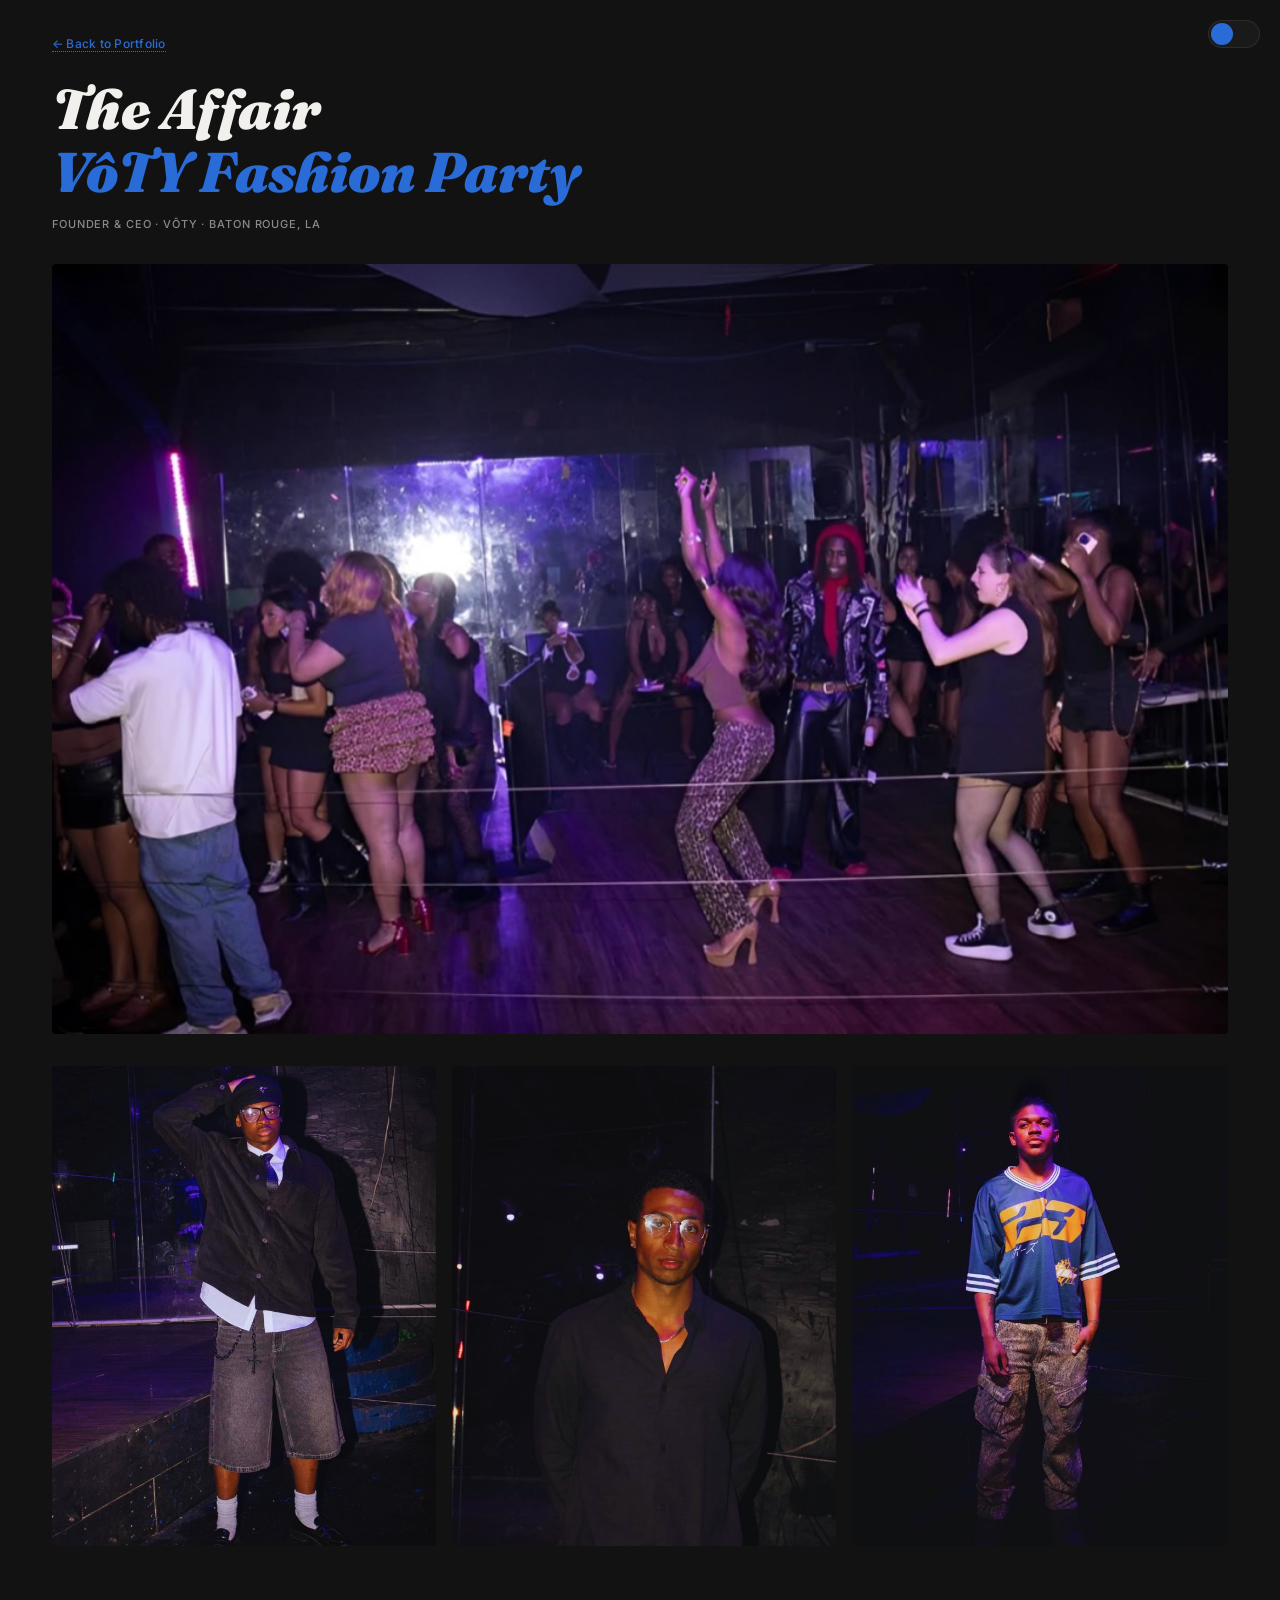
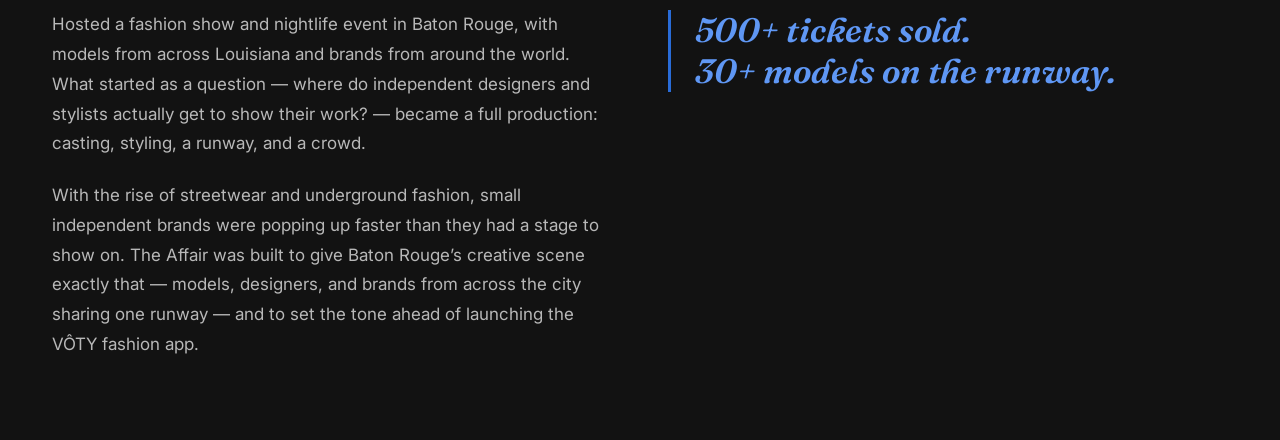
<file: affair.html>
<!DOCTYPE HTML>
<html>
	<head>
		<title>The Affair: VôTY Fashion Party | David Jimson</title>
		<meta charset="utf-8" />
		<meta name="viewport" content="width=device-width, initial-scale=1, user-scalable=no" />
		<link rel="stylesheet" href="assets/css/main.css" />
		<style>
			.project-container {
				max-width: 800px;
				margin: 0 auto;
				padding: 3rem 1.5rem;
			}
			.project-back-link {
				display: inline-block;
				margin-bottom: 1.5rem;
			}
			.project-gallery {
				display: flex;
				overflow-x: auto;
				scroll-snap-type: x mandatory;
				gap: 1rem;
				margin: 1.5rem 0;
				padding-bottom: 0.5rem;
			}
			.project-gallery img {
				flex: 0 0 auto;
				height: 480px;
				width: auto;
				scroll-snap-align: center;
				border-radius: 4px;
				object-fit: cover;
			}
			@media (max-width: 760px) {
				.project-gallery img {
					height: 320px;
				}
			}
		</style>
	<link rel="preconnect" href="https://fonts.googleapis.com">
<link href="https://fonts.googleapis.com/css2?family=Fraunces:ital,opsz,wght@0,9..144,400;0,9..144,600;0,9..144,900;1,9..144,600;1,9..144,900&family=Inter:wght@400;500;600&display=swap" rel="stylesheet">
<link rel="stylesheet" href="assets/css/theme.css">
</head>
	<body class="is-preload">

	<div class="editorial-container" style="max-width:1240px;margin:0 auto;padding:0 32px">

		<div style="padding-top:28px">
			<a href="index.html#two" style="font:500 12px/1.4 'Inter',sans-serif;color:var(--text-dim);letter-spacing:.02em;text-decoration:none">&larr; Back to Portfolio</a>
		</div>

		<div style="margin-top:24px">
			<div class="editorial-hero-title" style="font:italic 900 56px/1.05 'Fraunces',serif;letter-spacing:-.01em;color:var(--text)">The Affair</div>
			<div class="editorial-hero-title" style="font:italic 900 56px/1.05 'Fraunces',serif;letter-spacing:-.01em;color:var(--accent);margin-top:4px">V&ocirc;TY Fashion Party</div>
			<div class="editorial-hero-subtitle" style="margin-top:14px;font:500 11px/1.5 'Inter',sans-serif;letter-spacing:.08em;text-transform:uppercase;color:var(--text-dimmer)">Founder &amp; CEO &middot; V&Ocirc;TY &middot; Baton Rouge, LA</div>
		</div>

		<img src="images/fulls/affair.jpg" alt="The Affair: VôTY Fashion Party" style="width:100%;border-radius:4px;display:block;margin:32px 0 0" />

		<div class="project-gallery" style="margin:32px 0 0">
			<img src="images/fulls/affair-gallery/01.jpg" alt="" />
			<img src="images/fulls/affair-gallery/02.jpg" alt="" />
			<img src="images/fulls/affair-gallery/03.jpg" alt="" />
			<img src="images/fulls/affair-gallery/04.jpg" alt="" />
			<img src="images/fulls/affair-gallery/05.jpg" alt="" />
			<img src="images/fulls/affair-gallery/06.jpg" alt="" />
			<img src="images/fulls/affair-gallery/07.jpg" alt="" />
			<img src="images/fulls/affair-gallery/08.jpg" alt="" />
			<img src="images/fulls/affair-gallery/09.jpg" alt="" />
			<img src="images/fulls/affair-gallery/10.jpg" alt="" />
			<img src="images/fulls/affair-gallery/11.jpg" alt="" />
			<img src="images/fulls/affair-gallery/12.jpg" alt="" />
		</div>

		<div class="editorial-grid" style="display:grid;grid-template-columns:1fr 1fr;gap:56px;padding:56px 0 80px">
			<div>
				<p style="font:400 17px/1.75 'Inter',sans-serif;color:var(--text-dim);margin:0 0 22px">
					Hosted a fashion show and nightlife event in Baton Rouge, with models from across Louisiana and brands from around the world. What started as a question &mdash; where do independent designers and stylists actually get to show their work? &mdash; became a full production: casting, styling, a runway, and a crowd.
				</p>
				<p style="font:400 17px/1.75 'Inter',sans-serif;color:var(--text-dim);margin:0">
					With the rise of streetwear and underground fashion, small independent brands were popping up faster than they had a stage to show on. The Affair was built to give Baton Rouge&rsquo;s creative scene exactly that &mdash; models, designers, and brands from across the city sharing one runway &mdash; and to set the tone ahead of launching the V&Ocirc;TY fashion app.
				</p>
			</div>
			<div>
				<div style="border-left:3px solid var(--accent);padding-left:24px">
					<div style="font:italic 600 34px/1.2 'Fraunces',serif;color:var(--accent-light)">500+ tickets sold.<br>30+ models on the runway.</div>
				</div>
			</div>
		</div>

	</div>

		<script src="assets/js/jquery.min.js"></script>
		<script src="assets/js/jquery.poptrox.min.js"></script>
		<script src="assets/js/browser.min.js"></script>
		<script src="assets/js/breakpoints.min.js"></script>
		<script src="assets/js/util.js"></script>
		<script src="assets/js/main.js"></script>

	<script src="assets/js/theme-toggle.js"></script>
</body>
</html>
</file>
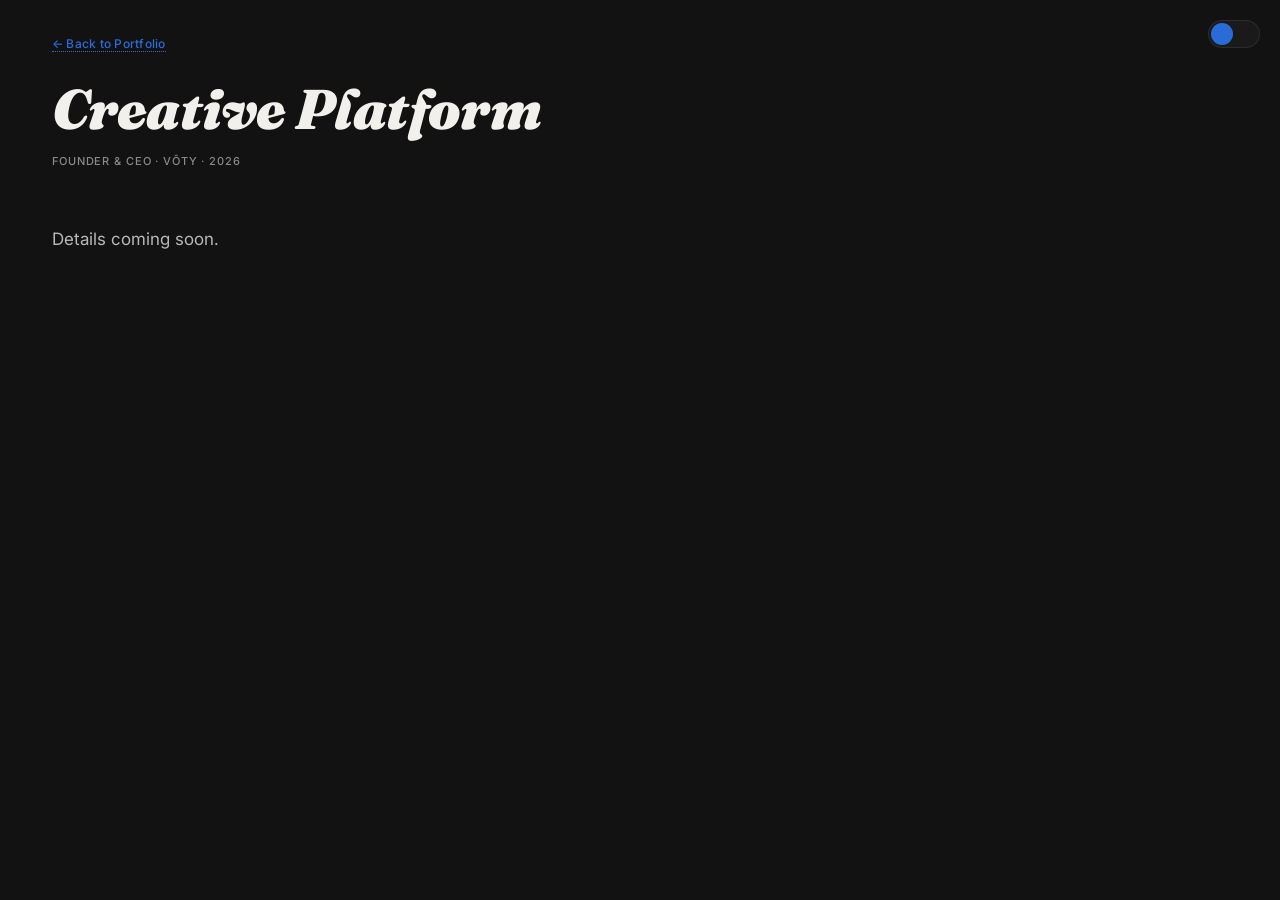
<file: creative-platform.html>
<!DOCTYPE HTML>
<html>
	<head>
		<title>Creative Platform | David Jimson</title>
		<meta charset="utf-8" />
		<meta name="viewport" content="width=device-width, initial-scale=1, user-scalable=no" />
		<link rel="stylesheet" href="assets/css/main.css" />
		<style>
			.project-container {
				max-width: 800px;
				margin: 0 auto;
				padding: 3rem 1.5rem;
			}
			.project-back-link {
				display: inline-block;
				margin-bottom: 1.5rem;
			}
			.project-gallery {
				display: flex;
				overflow-x: auto;
				scroll-snap-type: x mandatory;
				gap: 1rem;
				margin: 1.5rem 0;
				padding-bottom: 0.5rem;
			}
			.project-gallery img {
				flex: 0 0 80%;
				scroll-snap-align: center;
				border-radius: 4px;
				object-fit: cover;
			}
		</style>
	<link rel="preconnect" href="https://fonts.googleapis.com">
<link href="https://fonts.googleapis.com/css2?family=Fraunces:ital,opsz,wght@0,9..144,400;0,9..144,600;0,9..144,900;1,9..144,600;1,9..144,900&family=Inter:wght@400;500;600&display=swap" rel="stylesheet">
<link rel="stylesheet" href="assets/css/theme.css">
</head>
	<body class="is-preload">

	<div class="editorial-container" style="max-width:1240px;margin:0 auto;padding:0 32px">

		<div style="padding-top:28px">
			<a href="index.html#two" style="font:500 12px/1.4 'Inter',sans-serif;color:var(--text-dim);letter-spacing:.02em;text-decoration:none">&larr; Back to Portfolio</a>
		</div>

		<div style="margin-top:24px">
			<div class="editorial-hero-title" style="font:italic 900 56px/1.05 'Fraunces',serif;letter-spacing:-.01em;color:var(--text)">Creative Platform</div>
			<div class="editorial-hero-subtitle" style="margin-top:14px;font:500 11px/1.5 'Inter',sans-serif;letter-spacing:.08em;text-transform:uppercase;color:var(--text-dimmer)">Founder &amp; CEO &middot; V&Ocirc;TY &middot; 2026</div>
		</div>

		<div class="editorial-grid" style="display:grid;grid-template-columns:1fr 1fr;gap:56px;padding:56px 0 80px">
			<div>
				<p style="font:400 17px/1.75 'Inter',sans-serif;color:var(--text-dim);margin:0">
					Details coming soon.
				</p>
			</div>
		</div>

	</div>

		<script src="assets/js/jquery.min.js"></script>
		<script src="assets/js/jquery.poptrox.min.js"></script>
		<script src="assets/js/browser.min.js"></script>
		<script src="assets/js/breakpoints.min.js"></script>
		<script src="assets/js/util.js"></script>
		<script src="assets/js/main.js"></script>

	<script src="assets/js/theme-toggle.js"></script>
</body>
</html>
</file>
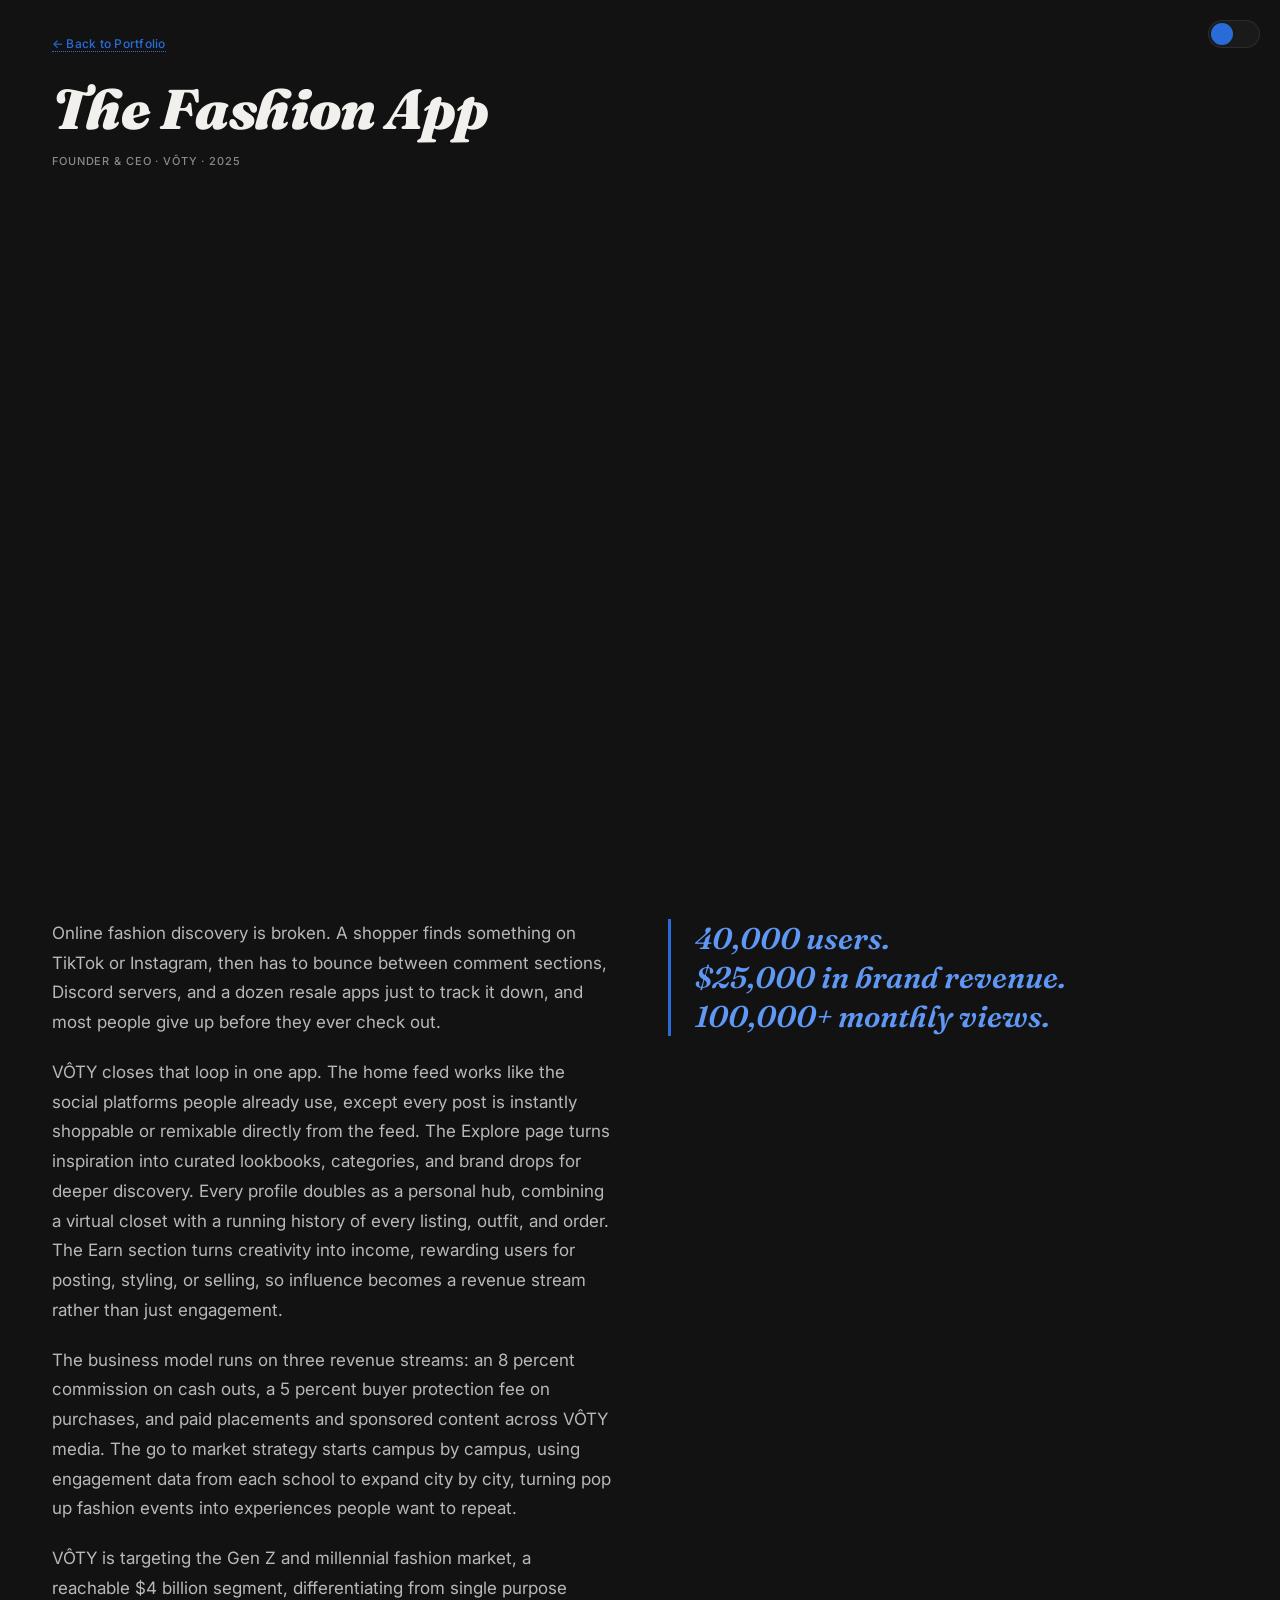
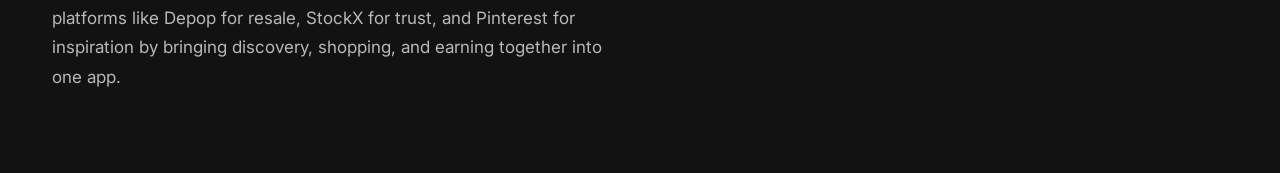
<file: fashion-app.html>
<!DOCTYPE HTML>
<html>
	<head>
		<title>The Fashion App | David Jimson</title>
		<meta charset="utf-8" />
		<meta name="viewport" content="width=device-width, initial-scale=1, user-scalable=no" />
		<link rel="stylesheet" href="assets/css/main.css" />
		<style>
			.project-container {
				max-width: 800px;
				margin: 0 auto;
				padding: 3rem 1.5rem;
			}
			.project-back-link {
				display: inline-block;
				margin-bottom: 1.5rem;
			}
			.project-gallery {
				display: flex;
				overflow-x: auto;
				scroll-snap-type: x mandatory;
				gap: 1rem;
				margin: 1.5rem 0;
				padding-bottom: 0.5rem;
			}
			.project-gallery img {
				flex: 0 0 80%;
				scroll-snap-align: center;
				border-radius: 4px;
				object-fit: cover;
			}
		</style>
	<link rel="preconnect" href="https://fonts.googleapis.com">
<link href="https://fonts.googleapis.com/css2?family=Fraunces:ital,opsz,wght@0,9..144,400;0,9..144,600;0,9..144,900;1,9..144,600;1,9..144,900&family=Inter:wght@400;500;600&display=swap" rel="stylesheet">
<link rel="stylesheet" href="assets/css/theme.css">
</head>
	<body class="is-preload">

		<div class="editorial-container" style="max-width:1240px;margin:0 auto;padding:0 32px">

			<div style="padding-top:28px">
				<a href="index.html#two" style="font:500 12px/1.4 'Inter',sans-serif;color:var(--text-dim);letter-spacing:.02em;text-decoration:none">&larr; Back to Portfolio</a>
			</div>

			<div style="margin-top:24px">
				<div class="editorial-hero-title" style="font:italic 900 56px/1.05 'Fraunces',serif;letter-spacing:-.01em;color:var(--text)">The Fashion App</div>
				<div class="editorial-hero-subtitle" style="margin-top:14px;font:500 11px/1.5 'Inter',sans-serif;letter-spacing:.08em;text-transform:uppercase;color:var(--text-dimmer)">Founder &amp; CEO · VÔTY · 2025</div>
			</div>

			<div style="position:relative;padding-bottom:56.25%;height:0;overflow:hidden;border-radius:4px;margin:32px 0 0">
				<iframe src="https://www.youtube.com/embed/g5MNRlGHyKU" style="position:absolute;top:0;left:0;width:100%;height:100%;border:0" allow="accelerometer; autoplay; clipboard-write; encrypted-media; gyroscope; picture-in-picture" allowfullscreen></iframe>
			</div>

			<div class="editorial-grid" style="display:grid;grid-template-columns:1fr 1fr;gap:56px;padding:56px 0 80px">
				<div>
					<p style="font:400 17px/1.75 'Inter',sans-serif;color:var(--text-dim);margin:0 0 20px">Online fashion discovery is broken. A shopper finds something on TikTok or Instagram, then has to bounce between comment sections, Discord servers, and a dozen resale apps just to track it down, and most people give up before they ever check out.</p>
					<p style="font:400 17px/1.75 'Inter',sans-serif;color:var(--text-dim);margin:0 0 20px">VÔTY closes that loop in one app. The home feed works like the social platforms people already use, except every post is instantly shoppable or remixable directly from the feed. The Explore page turns inspiration into curated lookbooks, categories, and brand drops for deeper discovery. Every profile doubles as a personal hub, combining a virtual closet with a running history of every listing, outfit, and order. The Earn section turns creativity into income, rewarding users for posting, styling, or selling, so influence becomes a revenue stream rather than just engagement.</p>
					<p style="font:400 17px/1.75 'Inter',sans-serif;color:var(--text-dim);margin:0 0 20px">The business model runs on three revenue streams: an 8 percent commission on cash outs, a 5 percent buyer protection fee on purchases, and paid placements and sponsored content across VÔTY media. The go to market strategy starts campus by campus, using engagement data from each school to expand city by city, turning pop up fashion events into experiences people want to repeat.</p>
					<p style="font:400 17px/1.75 'Inter',sans-serif;color:var(--text-dim);margin:0">VÔTY is targeting the Gen Z and millennial fashion market, a reachable $4 billion segment, differentiating from single purpose platforms like Depop for resale, StockX for trust, and Pinterest for inspiration by bringing discovery, shopping, and earning together into one app.</p>
				</div>
				<div>
					<div style="border-left:3px solid var(--accent);padding-left:24px">
						<div style="font:italic 600 30px/1.3 'Fraunces',serif;color:var(--accent-light)">40,000 users.<br>$25,000 in brand revenue.<br>100,000+ monthly views.</div>
					</div>
				</div>
			</div>

		</div>

		<script src="assets/js/jquery.min.js"></script>
		<script src="assets/js/jquery.poptrox.min.js"></script>
		<script src="assets/js/browser.min.js"></script>
		<script src="assets/js/breakpoints.min.js"></script>
		<script src="assets/js/util.js"></script>
		<script src="assets/js/main.js"></script>

	<script src="assets/js/theme-toggle.js"></script>
</body>
</html>
</file>
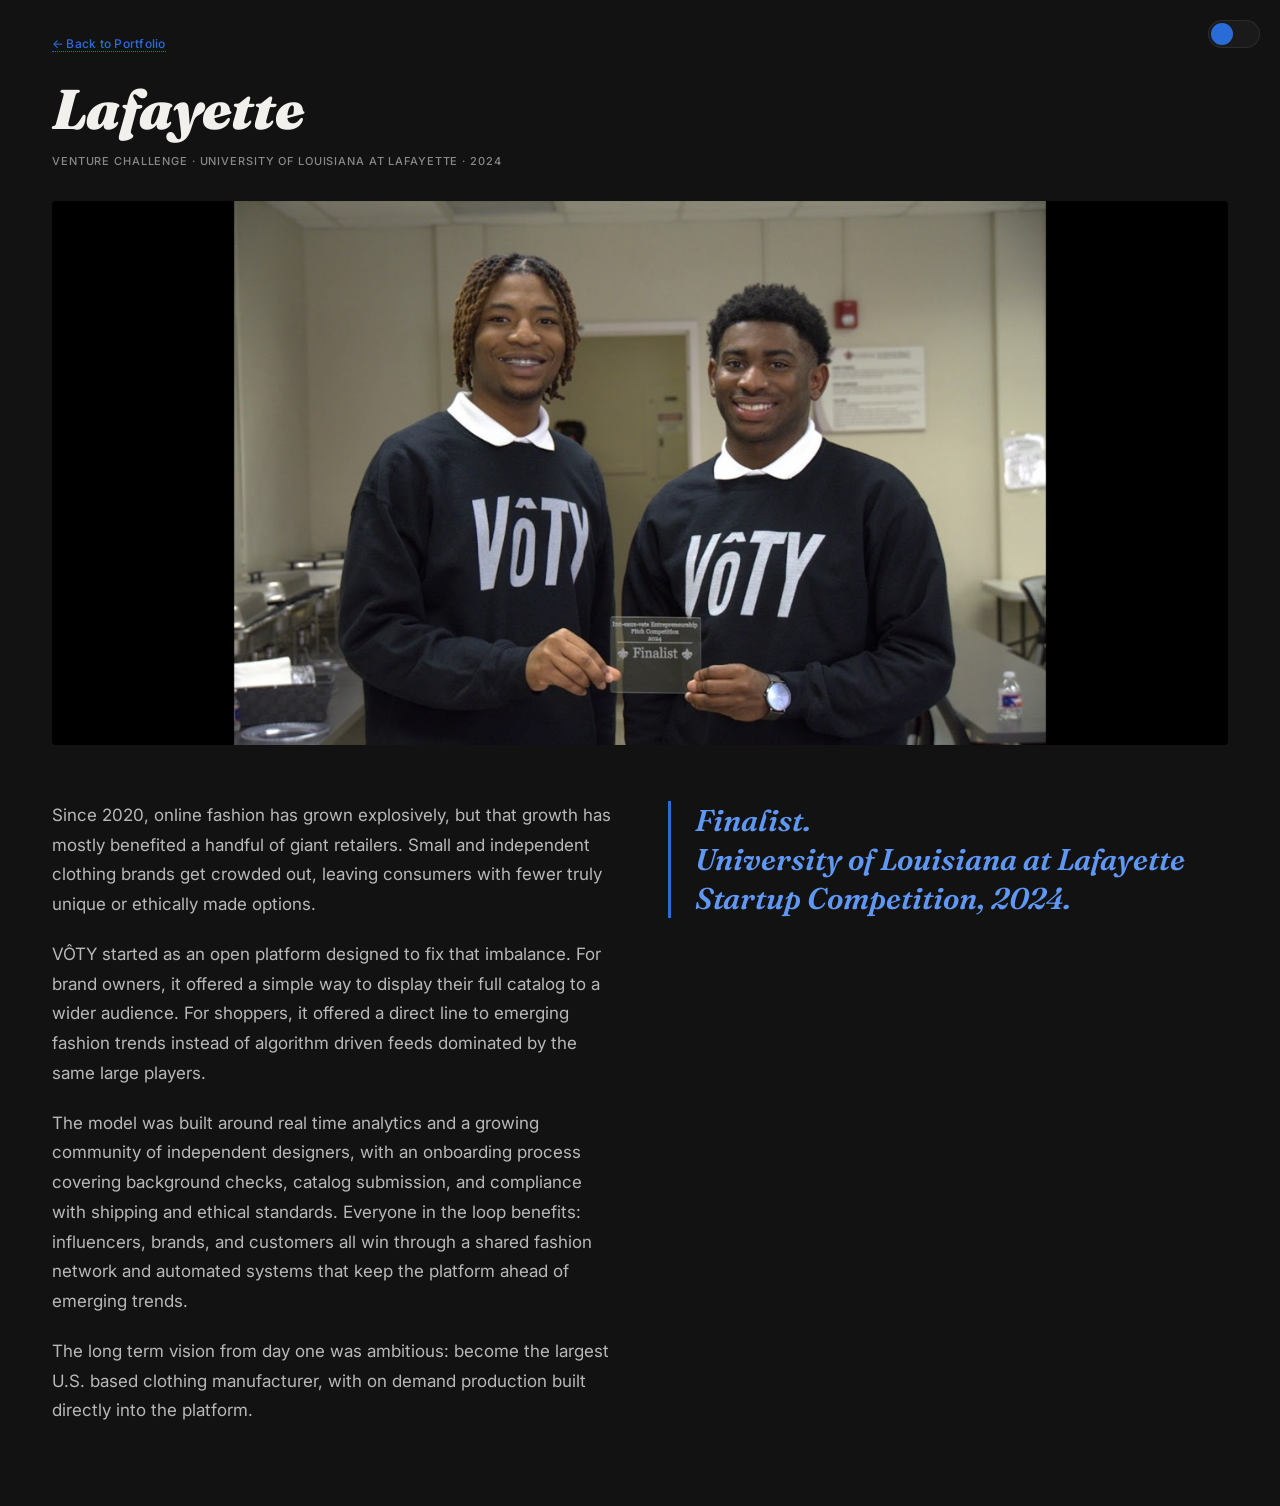
<file: lafayette.html>
<!DOCTYPE HTML>
<html>
	<head>
		<title>Lafayette | David Jimson</title>
		<meta charset="utf-8" />
		<meta name="viewport" content="width=device-width, initial-scale=1, user-scalable=no" />
		<link rel="stylesheet" href="assets/css/main.css" />
		<style>
			.project-container {
				max-width: 800px;
				margin: 0 auto;
				padding: 3rem 1.5rem;
			}
			.project-back-link {
				display: inline-block;
				margin-bottom: 1.5rem;
			}
			.project-gallery {
				display: flex;
				overflow-x: auto;
				scroll-snap-type: x mandatory;
				gap: 1rem;
				margin: 1.5rem 0;
				padding-bottom: 0.5rem;
			}
			.project-gallery img {
				flex: 0 0 80%;
				scroll-snap-align: center;
				border-radius: 4px;
				object-fit: cover;
			}
		</style>
	<link rel="preconnect" href="https://fonts.googleapis.com">
<link href="https://fonts.googleapis.com/css2?family=Fraunces:ital,opsz,wght@0,9..144,400;0,9..144,600;0,9..144,900;1,9..144,600;1,9..144,900&family=Inter:wght@400;500;600&display=swap" rel="stylesheet">
<link rel="stylesheet" href="assets/css/theme.css">
</head>
	<body class="is-preload">

	<div class="editorial-container" style="max-width:1240px;margin:0 auto;padding:0 32px">

		<div style="padding-top:28px">
			<a href="index.html#two" style="font:500 12px/1.4 'Inter',sans-serif;color:var(--text-dim);letter-spacing:.02em;text-decoration:none">&larr; Back to Portfolio</a>
		</div>

		<div style="margin-top:24px">
			<div class="editorial-hero-title" style="font:italic 900 56px/1.05 'Fraunces',serif;letter-spacing:-.01em;color:var(--text)">Lafayette</div>
			<div class="editorial-hero-subtitle" style="margin-top:14px;font:500 11px/1.5 'Inter',sans-serif;letter-spacing:.08em;text-transform:uppercase;color:var(--text-dimmer)">Venture Challenge · University of Louisiana at Lafayette · 2024</div>
		</div>

		<img src="images/fulls/lafayette.jpg" alt="David Jimson and Kent Smith holding their Finalist plaque at the Inn-eaux-vate Entrepreneurship Pitch Competition" style="width:100%;border-radius:4px;display:block;margin:32px 0 0" />

		<div class="editorial-grid" style="display:grid;grid-template-columns:1fr 1fr;gap:56px;padding:56px 0 80px">
			<div>
				<p style="font:400 17px/1.75 'Inter',sans-serif;color:var(--text-dim);margin:0 0 20px">Since 2020, online fashion has grown explosively, but that growth has mostly benefited a handful of giant retailers. Small and independent clothing brands get crowded out, leaving consumers with fewer truly unique or ethically made options.</p>
				<p style="font:400 17px/1.75 'Inter',sans-serif;color:var(--text-dim);margin:0 0 20px">VÔTY started as an open platform designed to fix that imbalance. For brand owners, it offered a simple way to display their full catalog to a wider audience. For shoppers, it offered a direct line to emerging fashion trends instead of algorithm driven feeds dominated by the same large players.</p>
				<p style="font:400 17px/1.75 'Inter',sans-serif;color:var(--text-dim);margin:0 0 20px">The model was built around real time analytics and a growing community of independent designers, with an onboarding process covering background checks, catalog submission, and compliance with shipping and ethical standards. Everyone in the loop benefits: influencers, brands, and customers all win through a shared fashion network and automated systems that keep the platform ahead of emerging trends.</p>
				<p style="font:400 17px/1.75 'Inter',sans-serif;color:var(--text-dim);margin:0">The long term vision from day one was ambitious: become the largest U.S. based clothing manufacturer, with on demand production built directly into the platform.</p>
			</div>
			<div>
				<div style="border-left:3px solid var(--accent);padding-left:24px">
					<div style="font:italic 600 30px/1.3 'Fraunces',serif;color:var(--accent-light)">Finalist.<br>University of Louisiana at Lafayette Startup Competition, 2024.</div>
				</div>
			</div>
		</div>

	</div>

		<script src="assets/js/jquery.min.js"></script>
		<script src="assets/js/jquery.poptrox.min.js"></script>
		<script src="assets/js/browser.min.js"></script>
		<script src="assets/js/breakpoints.min.js"></script>
		<script src="assets/js/util.js"></script>
		<script src="assets/js/main.js"></script>

	<script src="assets/js/theme-toggle.js"></script>
</body>
</html>
</file>
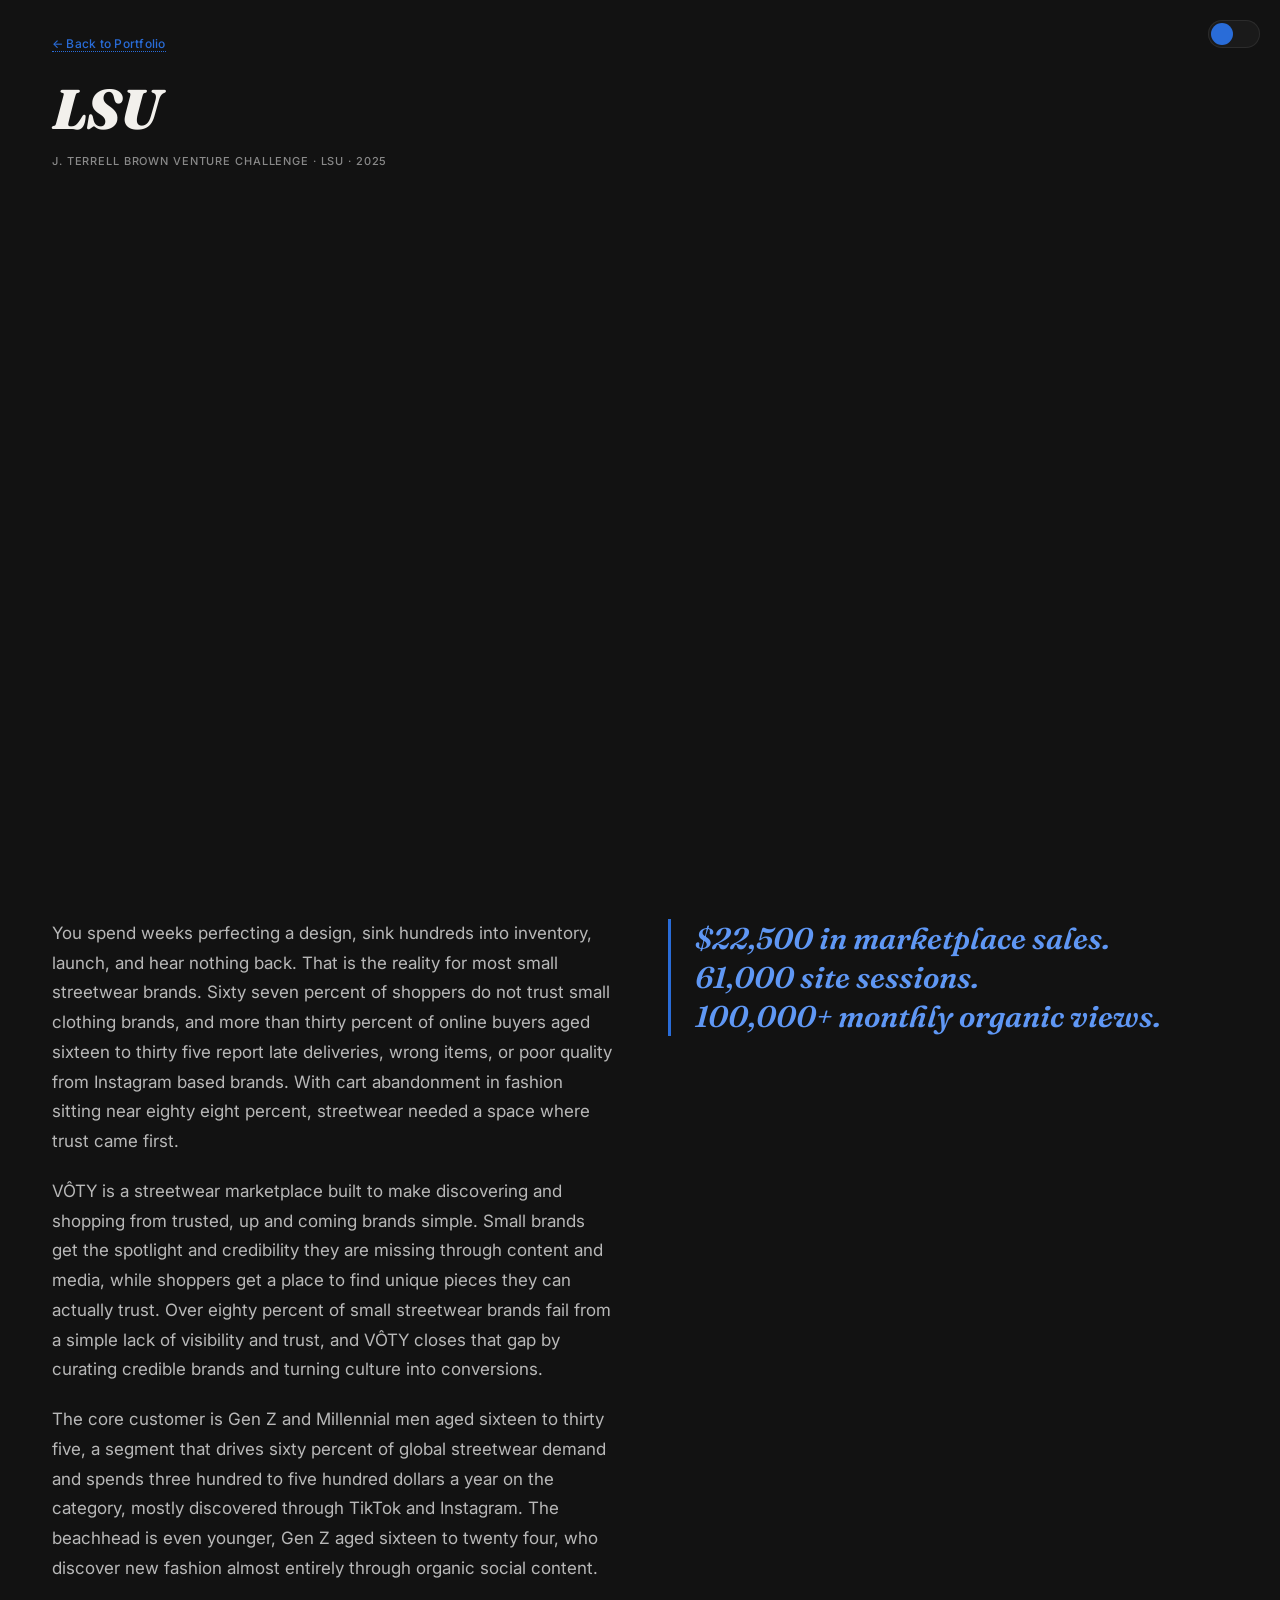
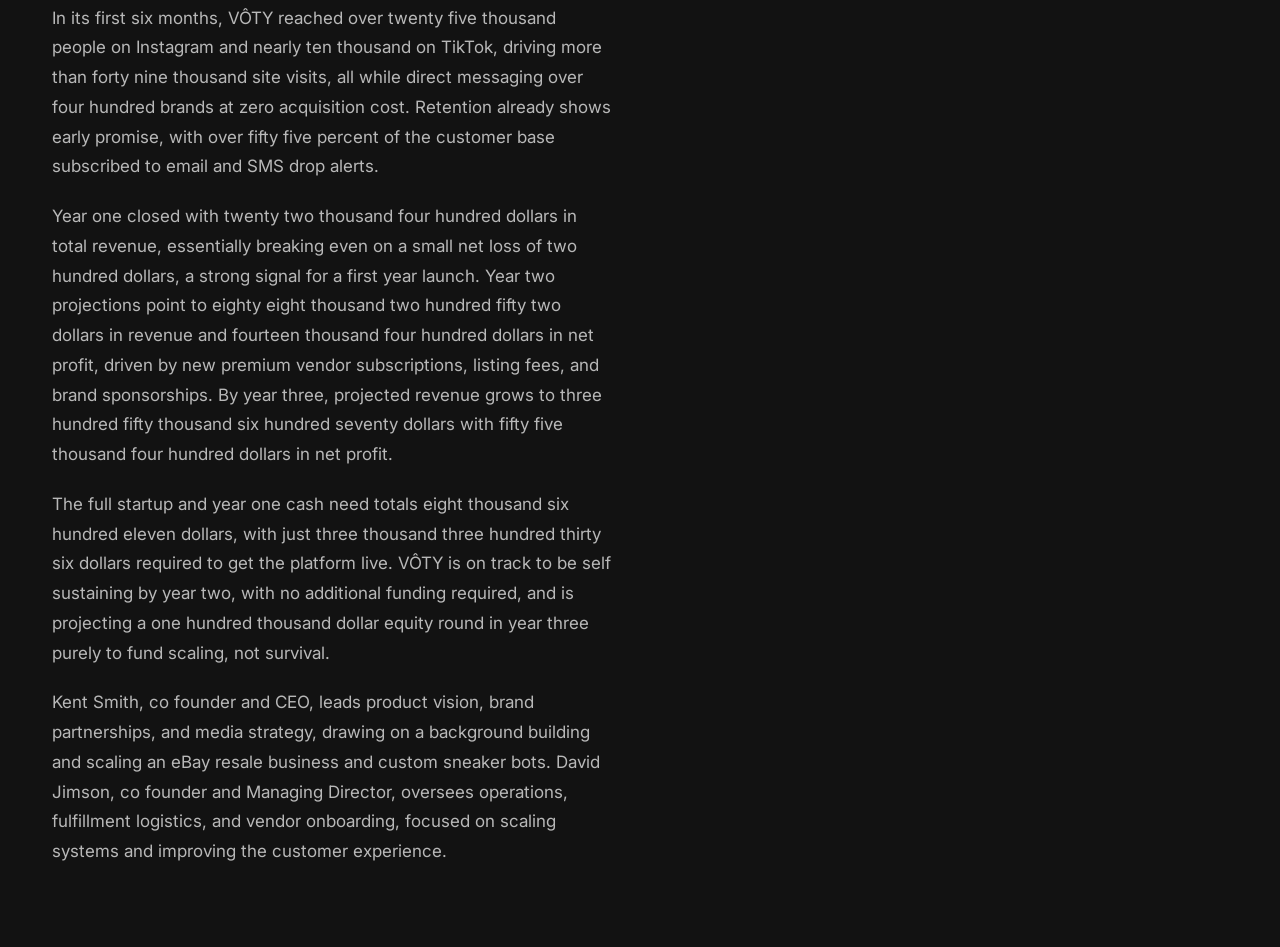
<file: lsu.html>
<!DOCTYPE HTML>
<html>
	<head>
		<title>LSU | David Jimson</title>
		<meta charset="utf-8" />
		<meta name="viewport" content="width=device-width, initial-scale=1, user-scalable=no" />
		<link rel="stylesheet" href="assets/css/main.css" />
		<style>
			.project-container {
				max-width: 800px;
				margin: 0 auto;
				padding: 3rem 1.5rem;
			}
			.project-back-link {
				display: inline-block;
				margin-bottom: 1.5rem;
			}
			.project-gallery {
				display: flex;
				overflow-x: auto;
				scroll-snap-type: x mandatory;
				gap: 1rem;
				margin: 1.5rem 0;
				padding-bottom: 0.5rem;
			}
			.project-gallery img {
				flex: 0 0 80%;
				scroll-snap-align: center;
				border-radius: 4px;
				object-fit: cover;
			}
		</style>
	<link rel="preconnect" href="https://fonts.googleapis.com">
<link href="https://fonts.googleapis.com/css2?family=Fraunces:ital,opsz,wght@0,9..144,400;0,9..144,600;0,9..144,900;1,9..144,600;1,9..144,900&family=Inter:wght@400;500;600&display=swap" rel="stylesheet">
<link rel="stylesheet" href="assets/css/theme.css">
</head>
	<body class="is-preload">

	<div class="editorial-container" style="max-width:1240px;margin:0 auto;padding:0 32px">

		<div style="padding-top:28px">
			<a href="index.html#two" style="font:500 12px/1.4 'Inter',sans-serif;color:var(--text-dim);letter-spacing:.02em;text-decoration:none">&larr; Back to Portfolio</a>
		</div>

		<div style="margin-top:24px">
			<div class="editorial-hero-title" style="font:italic 900 56px/1.05 'Fraunces',serif;letter-spacing:-.01em;color:var(--text)">LSU</div>
			<div class="editorial-hero-subtitle" style="margin-top:14px;font:500 11px/1.5 'Inter',sans-serif;letter-spacing:.08em;text-transform:uppercase;color:var(--text-dimmer)">J. Terrell Brown Venture Challenge · LSU · 2025</div>
		</div>

		<div style="position:relative;padding-bottom:56.25%;height:0;overflow:hidden;border-radius:4px;margin:32px 0 0">
			<iframe src="https://www.youtube.com/embed/5P5_haeRC7U" style="position:absolute;top:0;left:0;width:100%;height:100%;border:0" allow="accelerometer; autoplay; clipboard-write; encrypted-media; gyroscope; picture-in-picture" allowfullscreen></iframe>
		</div>

		<div class="editorial-grid" style="display:grid;grid-template-columns:1fr 1fr;gap:56px;padding:56px 0 80px">
			<div>
				<p style="font:400 17px/1.75 'Inter',sans-serif;color:var(--text-dim);margin:0 0 20px">You spend weeks perfecting a design, sink hundreds into inventory, launch, and hear nothing back. That is the reality for most small streetwear brands. Sixty seven percent of shoppers do not trust small clothing brands, and more than thirty percent of online buyers aged sixteen to thirty five report late deliveries, wrong items, or poor quality from Instagram based brands. With cart abandonment in fashion sitting near eighty eight percent, streetwear needed a space where trust came first.</p>
				<p style="font:400 17px/1.75 'Inter',sans-serif;color:var(--text-dim);margin:0 0 20px">VÔTY is a streetwear marketplace built to make discovering and shopping from trusted, up and coming brands simple. Small brands get the spotlight and credibility they are missing through content and media, while shoppers get a place to find unique pieces they can actually trust. Over eighty percent of small streetwear brands fail from a simple lack of visibility and trust, and VÔTY closes that gap by curating credible brands and turning culture into conversions.</p>
				<p style="font:400 17px/1.75 'Inter',sans-serif;color:var(--text-dim);margin:0 0 20px">The core customer is Gen Z and Millennial men aged sixteen to thirty five, a segment that drives sixty percent of global streetwear demand and spends three hundred to five hundred dollars a year on the category, mostly discovered through TikTok and Instagram. The beachhead is even younger, Gen Z aged sixteen to twenty four, who discover new fashion almost entirely through organic social content.</p>
				<p style="font:400 17px/1.75 'Inter',sans-serif;color:var(--text-dim);margin:0 0 20px">In its first six months, VÔTY reached over twenty five thousand people on Instagram and nearly ten thousand on TikTok, driving more than forty nine thousand site visits, all while direct messaging over four hundred brands at zero acquisition cost. Retention already shows early promise, with over fifty five percent of the customer base subscribed to email and SMS drop alerts.</p>
				<p style="font:400 17px/1.75 'Inter',sans-serif;color:var(--text-dim);margin:0 0 20px">Year one closed with twenty two thousand four hundred dollars in total revenue, essentially breaking even on a small net loss of two hundred dollars, a strong signal for a first year launch. Year two projections point to eighty eight thousand two hundred fifty two dollars in revenue and fourteen thousand four hundred dollars in net profit, driven by new premium vendor subscriptions, listing fees, and brand sponsorships. By year three, projected revenue grows to three hundred fifty thousand six hundred seventy dollars with fifty five thousand four hundred dollars in net profit.</p>
				<p style="font:400 17px/1.75 'Inter',sans-serif;color:var(--text-dim);margin:0 0 20px">The full startup and year one cash need totals eight thousand six hundred eleven dollars, with just three thousand three hundred thirty six dollars required to get the platform live. VÔTY is on track to be self sustaining by year two, with no additional funding required, and is projecting a one hundred thousand dollar equity round in year three purely to fund scaling, not survival.</p>
				<p style="font:400 17px/1.75 'Inter',sans-serif;color:var(--text-dim);margin:0">Kent Smith, co founder and CEO, leads product vision, brand partnerships, and media strategy, drawing on a background building and scaling an eBay resale business and custom sneaker bots. David Jimson, co founder and Managing Director, oversees operations, fulfillment logistics, and vendor onboarding, focused on scaling systems and improving the customer experience.</p>
			</div>
			<div>
				<div style="border-left:3px solid var(--accent);padding-left:24px">
					<div style="font:italic 600 30px/1.3 'Fraunces',serif;color:var(--accent-light)">$22,500 in marketplace sales.<br>61,000 site sessions.<br>100,000+ monthly organic views.</div>
				</div>
			</div>
		</div>

	</div>

		<script src="assets/js/jquery.min.js"></script>
		<script src="assets/js/jquery.poptrox.min.js"></script>
		<script src="assets/js/browser.min.js"></script>
		<script src="assets/js/breakpoints.min.js"></script>
		<script src="assets/js/util.js"></script>
		<script src="assets/js/main.js"></script>

	<script src="assets/js/theme-toggle.js"></script>
</body>
</html>
</file>
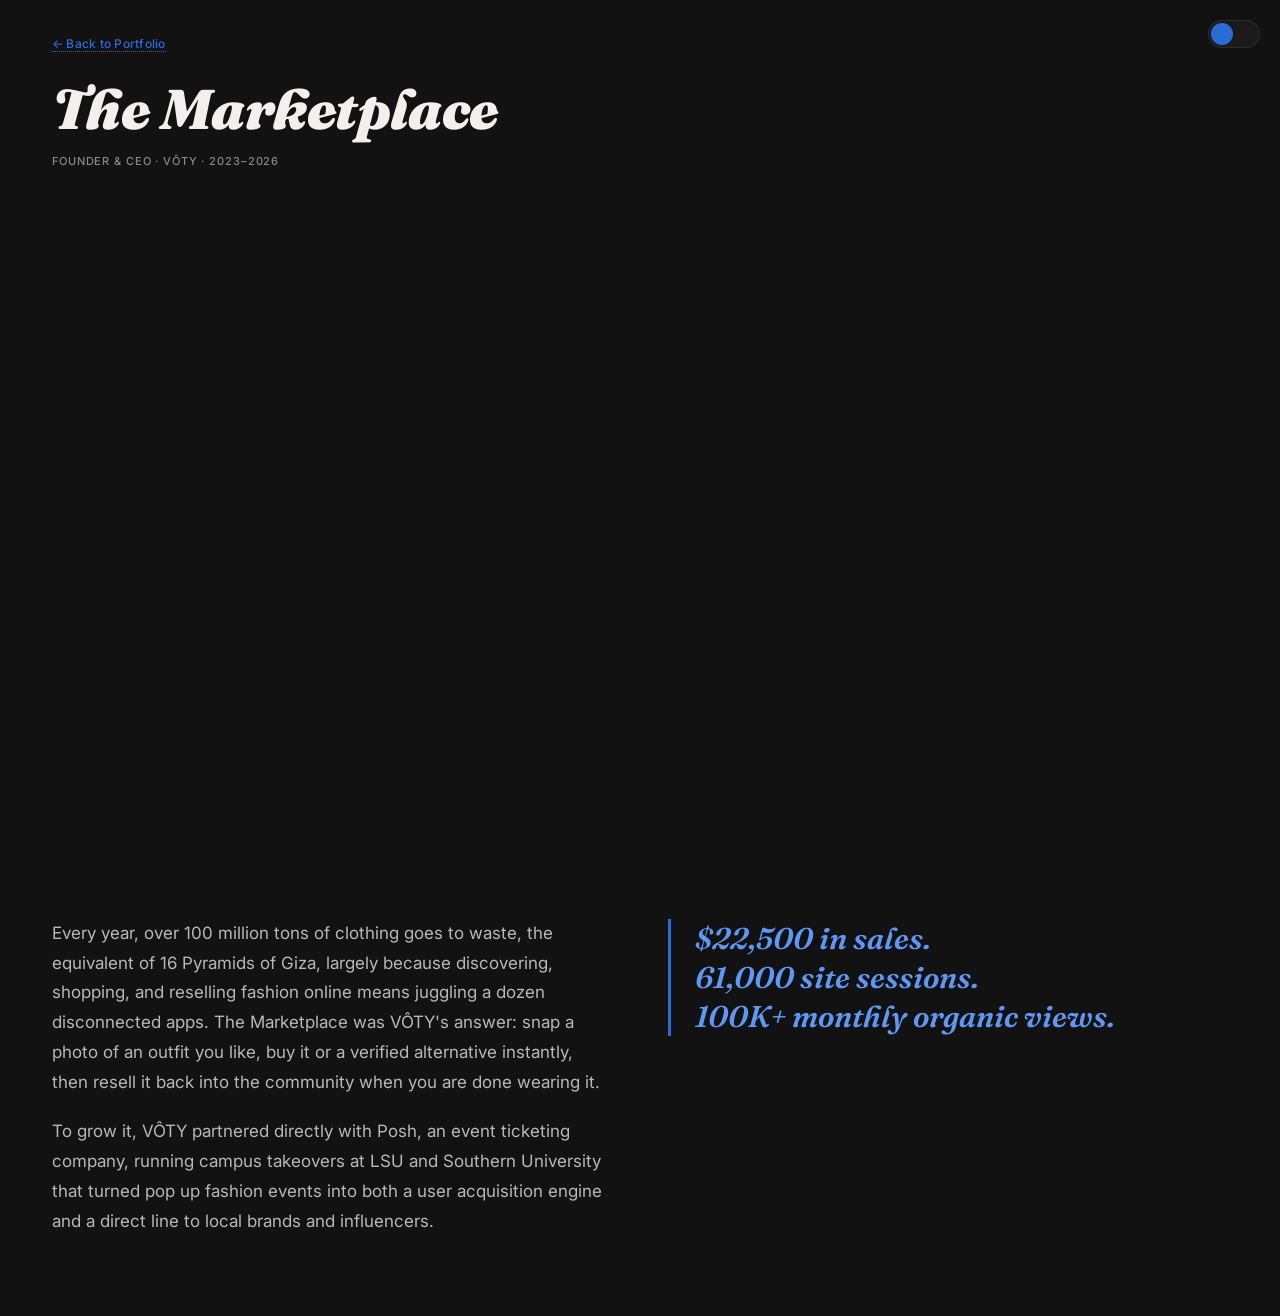
<file: marketplace.html>
<!DOCTYPE HTML>
<html>
	<head>
		<title>The Marketplace | David Jimson</title>
		<meta charset="utf-8" />
		<meta name="viewport" content="width=device-width, initial-scale=1, user-scalable=no" />
		<link rel="stylesheet" href="assets/css/main.css" />
		<style>
			.project-container {
				max-width: 800px;
				margin: 0 auto;
				padding: 3rem 1.5rem;
			}
			.project-back-link {
				display: inline-block;
				margin-bottom: 1.5rem;
			}
			.project-gallery {
				display: flex;
				overflow-x: auto;
				scroll-snap-type: x mandatory;
				gap: 1rem;
				margin: 1.5rem 0;
				padding-bottom: 0.5rem;
			}
			.project-gallery img {
				flex: 0 0 80%;
				scroll-snap-align: center;
				border-radius: 4px;
				object-fit: cover;
			}
		</style>
	<link rel="preconnect" href="https://fonts.googleapis.com">
<link href="https://fonts.googleapis.com/css2?family=Fraunces:ital,opsz,wght@0,9..144,400;0,9..144,600;0,9..144,900;1,9..144,600;1,9..144,900&family=Inter:wght@400;500;600&display=swap" rel="stylesheet">
<link rel="stylesheet" href="assets/css/theme.css">
</head>
	<body class="is-preload">

		<div class="editorial-container" style="max-width:1240px;margin:0 auto;padding:0 32px">

			<div style="padding-top:28px">
				<a href="index.html#two" style="font:500 12px/1.4 'Inter',sans-serif;color:var(--text-dim);letter-spacing:.02em;text-decoration:none">&larr; Back to Portfolio</a>
			</div>

			<div style="margin-top:24px">
				<div class="editorial-hero-title" style="font:italic 900 56px/1.05 'Fraunces',serif;letter-spacing:-.01em;color:var(--text)">The Marketplace</div>
				<div class="editorial-hero-subtitle" style="margin-top:14px;font:500 11px/1.5 'Inter',sans-serif;letter-spacing:.08em;text-transform:uppercase;color:var(--text-dimmer)">Founder &amp; CEO · VÔTY · 2023–2026</div>
			</div>

			<div style="position:relative;padding-bottom:56.25%;height:0;overflow:hidden;border-radius:4px;margin:32px 0 0">
				<iframe src="https://www.youtube.com/embed/oWq2PerYzBA" style="position:absolute;top:0;left:0;width:100%;height:100%;border:0" allow="accelerometer; autoplay; clipboard-write; encrypted-media; gyroscope; picture-in-picture" allowfullscreen></iframe>
			</div>

			<div class="editorial-grid" style="display:grid;grid-template-columns:1fr 1fr;gap:56px;padding:56px 0 80px">
				<div>
					<p style="font:400 17px/1.75 'Inter',sans-serif;color:var(--text-dim);margin:0 0 20px">Every year, over 100 million tons of clothing goes to waste, the equivalent of 16 Pyramids of Giza, largely because discovering, shopping, and reselling fashion online means juggling a dozen disconnected apps. The Marketplace was VÔTY's answer: snap a photo of an outfit you like, buy it or a verified alternative instantly, then resell it back into the community when you are done wearing it.</p>
					<p style="font:400 17px/1.75 'Inter',sans-serif;color:var(--text-dim);margin:0">To grow it, VÔTY partnered directly with Posh, an event ticketing company, running campus takeovers at LSU and Southern University that turned pop up fashion events into both a user acquisition engine and a direct line to local brands and influencers.</p>
				</div>
				<div>
					<div style="border-left:3px solid var(--accent);padding-left:24px">
						<div style="font:italic 600 30px/1.3 'Fraunces',serif;color:var(--accent-light)">$22,500 in sales.<br>61,000 site sessions.<br>100K+ monthly organic views.</div>
					</div>
				</div>
			</div>

		</div>

		<script src="assets/js/jquery.min.js"></script>
		<script src="assets/js/jquery.poptrox.min.js"></script>
		<script src="assets/js/browser.min.js"></script>
		<script src="assets/js/breakpoints.min.js"></script>
		<script src="assets/js/util.js"></script>
		<script src="assets/js/main.js"></script>

	<script src="assets/js/theme-toggle.js"></script>
</body>
</html>
</file>
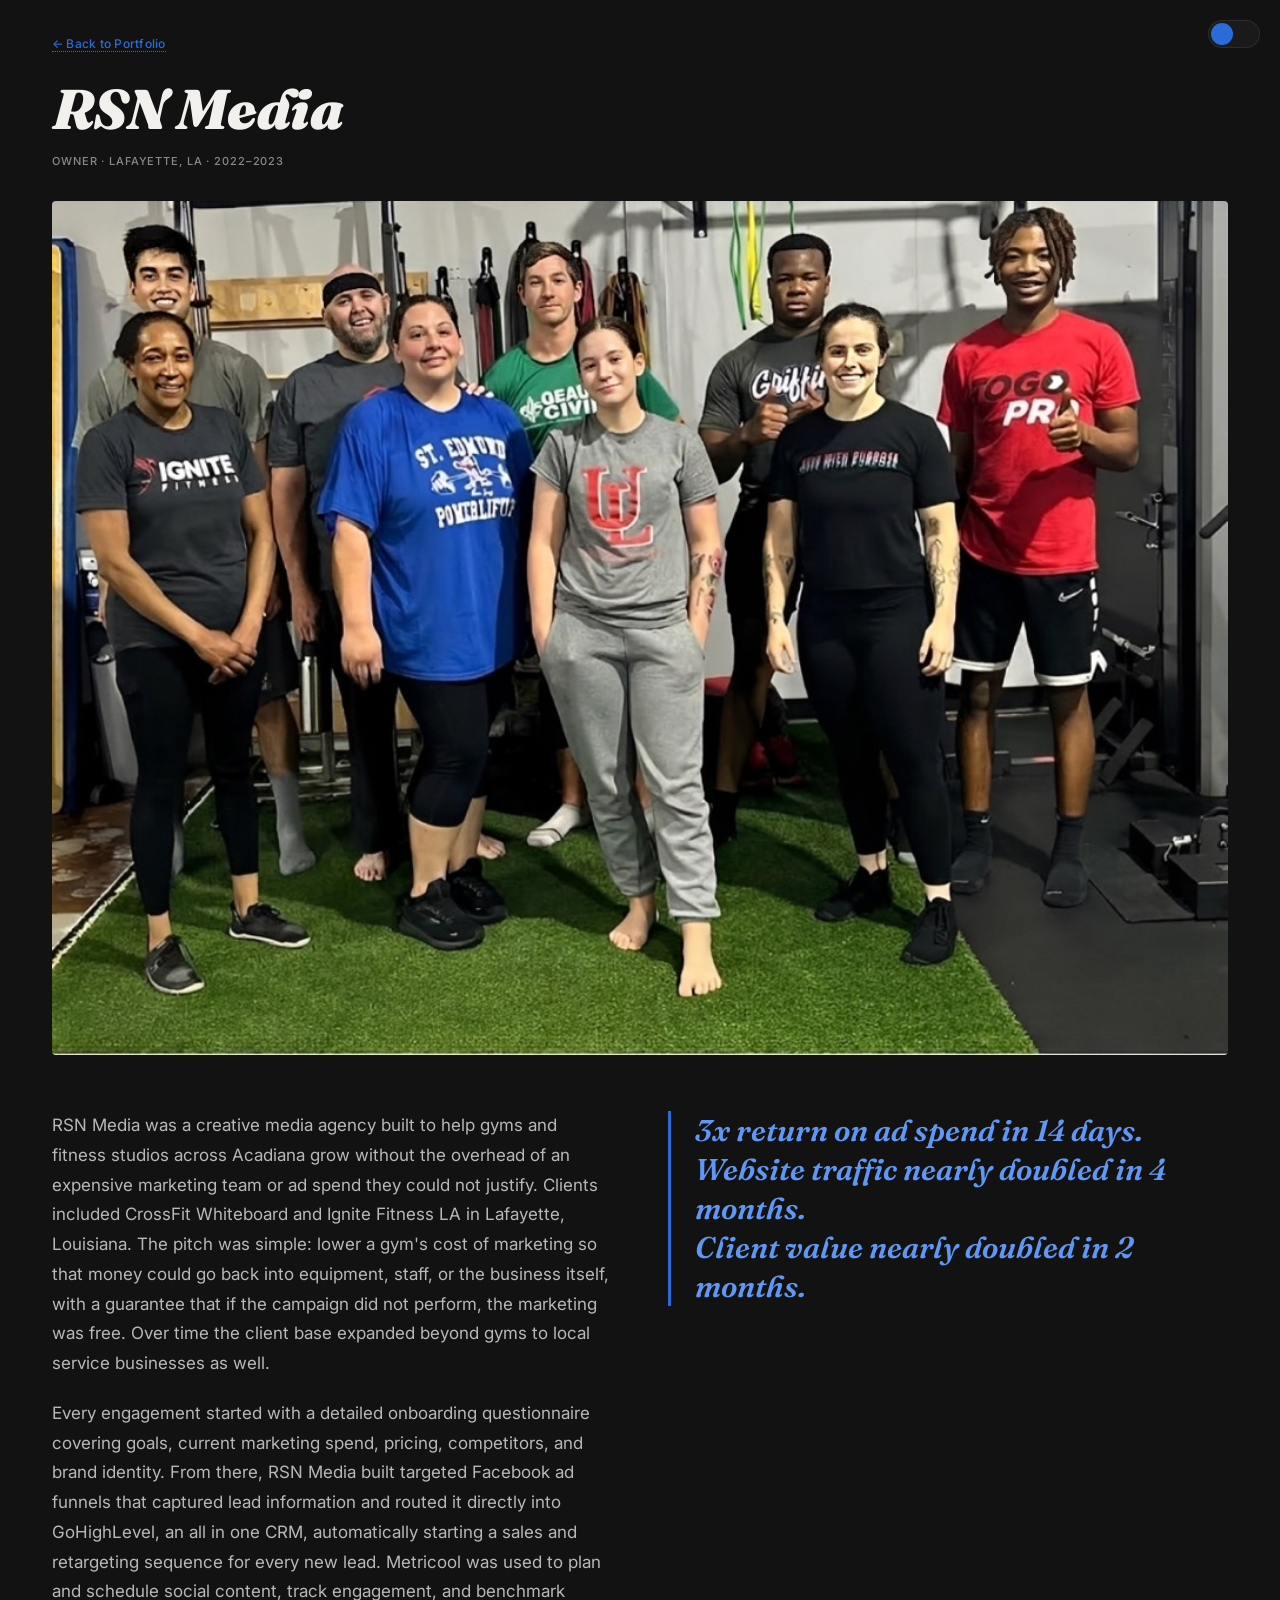
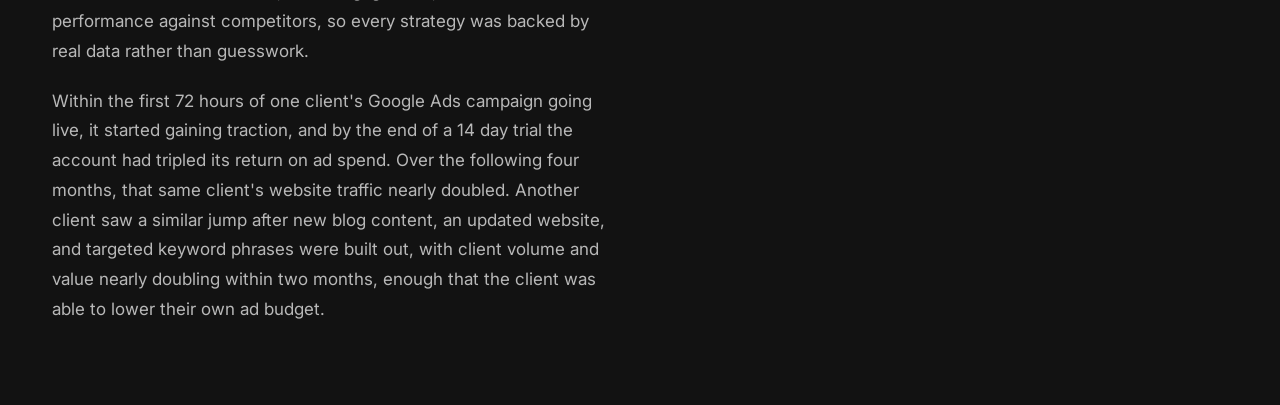
<file: rsn-media.html>
<!DOCTYPE HTML>
<html>
	<head>
		<title>Owner, RSN Media | David Jimson</title>
		<meta charset="utf-8" />
		<meta name="viewport" content="width=device-width, initial-scale=1, user-scalable=no" />
		<link rel="stylesheet" href="assets/css/main.css" />
		<style>
			.project-container {
				max-width: 800px;
				margin: 0 auto;
				padding: 3rem 1.5rem;
			}
			.project-back-link {
				display: inline-block;
				margin-bottom: 1.5rem;
			}
			.project-gallery {
				display: flex;
				overflow-x: auto;
				scroll-snap-type: x mandatory;
				gap: 1rem;
				margin: 1.5rem 0;
				padding-bottom: 0.5rem;
			}
			.project-gallery img {
				flex: 0 0 80%;
				scroll-snap-align: center;
				border-radius: 4px;
				object-fit: cover;
			}
		</style>
	<link rel="preconnect" href="https://fonts.googleapis.com">
<link href="https://fonts.googleapis.com/css2?family=Fraunces:ital,opsz,wght@0,9..144,400;0,9..144,600;0,9..144,900;1,9..144,600;1,9..144,900&family=Inter:wght@400;500;600&display=swap" rel="stylesheet">
<link rel="stylesheet" href="assets/css/theme.css">
</head>
	<body class="is-preload">

		<div class="editorial-container" style="max-width:1240px;margin:0 auto;padding:0 32px">

			<div style="padding-top:28px">
				<a href="index.html#two" style="font:500 12px/1.4 'Inter',sans-serif;color:var(--text-dim);letter-spacing:.02em;text-decoration:none">&larr; Back to Portfolio</a>
			</div>

			<div style="margin-top:24px">
				<div class="editorial-hero-title" style="font:italic 900 56px/1.05 'Fraunces',serif;letter-spacing:-.01em;color:var(--text)">RSN Media</div>
				<div class="editorial-hero-subtitle" style="margin-top:14px;font:500 11px/1.5 'Inter',sans-serif;letter-spacing:.08em;text-transform:uppercase;color:var(--text-dimmer)">Owner · Lafayette, LA · 2022–2023</div>
			</div>

			<img src="images/fulls/rsn-media.jpg" alt="RSN Media" style="width:100%;border-radius:4px;display:block;margin:32px 0 0" />

			<div class="editorial-grid" style="display:grid;grid-template-columns:1fr 1fr;gap:56px;padding:56px 0 80px">
				<div>
					<p style="font:400 17px/1.75 'Inter',sans-serif;color:var(--text-dim);margin:0 0 20px">RSN Media was a creative media agency built to help gyms and fitness studios across Acadiana grow without the overhead of an expensive marketing team or ad spend they could not justify. Clients included CrossFit Whiteboard and Ignite Fitness LA in Lafayette, Louisiana. The pitch was simple: lower a gym's cost of marketing so that money could go back into equipment, staff, or the business itself, with a guarantee that if the campaign did not perform, the marketing was free. Over time the client base expanded beyond gyms to local service businesses as well.</p>
					<p style="font:400 17px/1.75 'Inter',sans-serif;color:var(--text-dim);margin:0 0 20px">Every engagement started with a detailed onboarding questionnaire covering goals, current marketing spend, pricing, competitors, and brand identity. From there, RSN Media built targeted Facebook ad funnels that captured lead information and routed it directly into GoHighLevel, an all in one CRM, automatically starting a sales and retargeting sequence for every new lead. Metricool was used to plan and schedule social content, track engagement, and benchmark performance against competitors, so every strategy was backed by real data rather than guesswork.</p>
					<p style="font:400 17px/1.75 'Inter',sans-serif;color:var(--text-dim);margin:0">Within the first 72 hours of one client's Google Ads campaign going live, it started gaining traction, and by the end of a 14 day trial the account had tripled its return on ad spend. Over the following four months, that same client's website traffic nearly doubled. Another client saw a similar jump after new blog content, an updated website, and targeted keyword phrases were built out, with client volume and value nearly doubling within two months, enough that the client was able to lower their own ad budget.</p>
				</div>
				<div>
					<div style="border-left:3px solid var(--accent);padding-left:24px">
						<div style="font:italic 600 30px/1.3 'Fraunces',serif;color:var(--accent-light)">3x return on ad spend in 14 days.<br>Website traffic nearly doubled in 4 months.<br>Client value nearly doubled in 2 months.</div>
					</div>
				</div>
			</div>

		</div>

		<script src="assets/js/jquery.min.js"></script>
		<script src="assets/js/jquery.poptrox.min.js"></script>
		<script src="assets/js/browser.min.js"></script>
		<script src="assets/js/breakpoints.min.js"></script>
		<script src="assets/js/util.js"></script>
		<script src="assets/js/main.js"></script>

	<script src="assets/js/theme-toggle.js"></script>
</body>
</html>
</file>
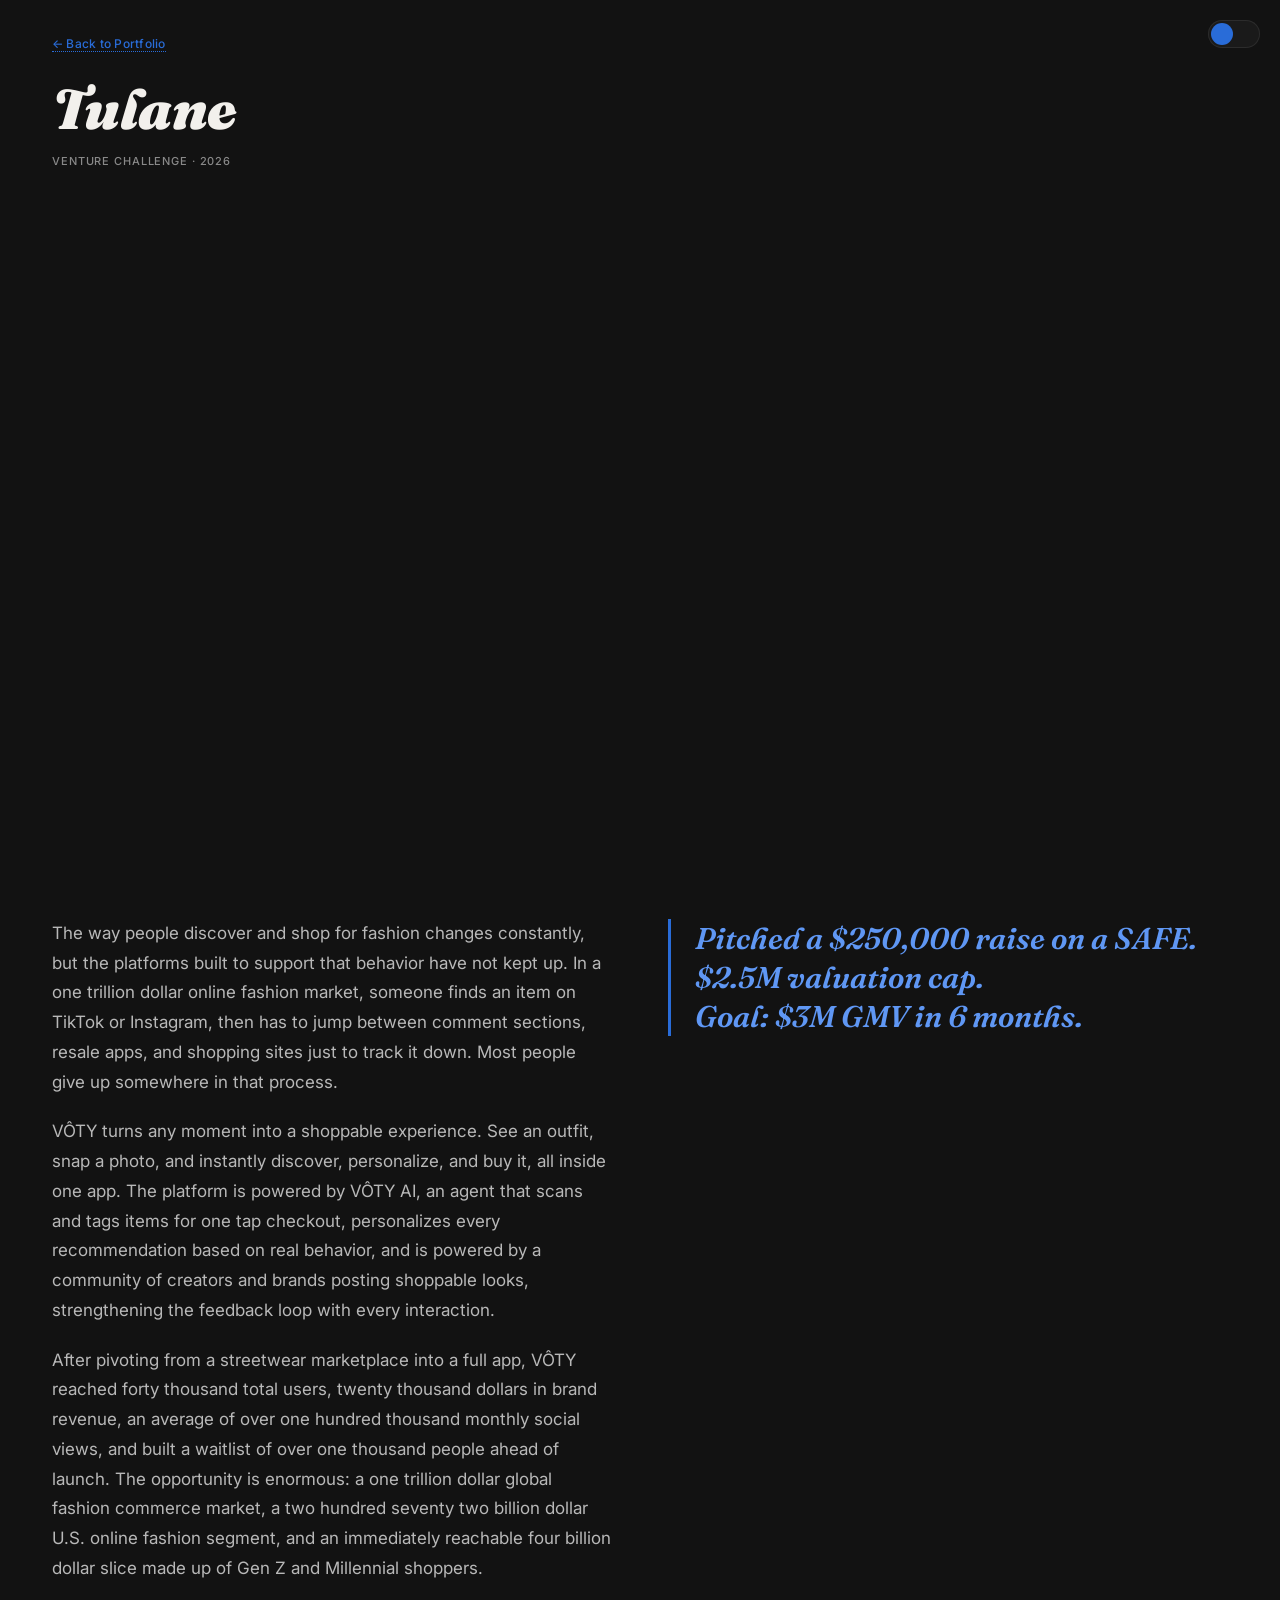
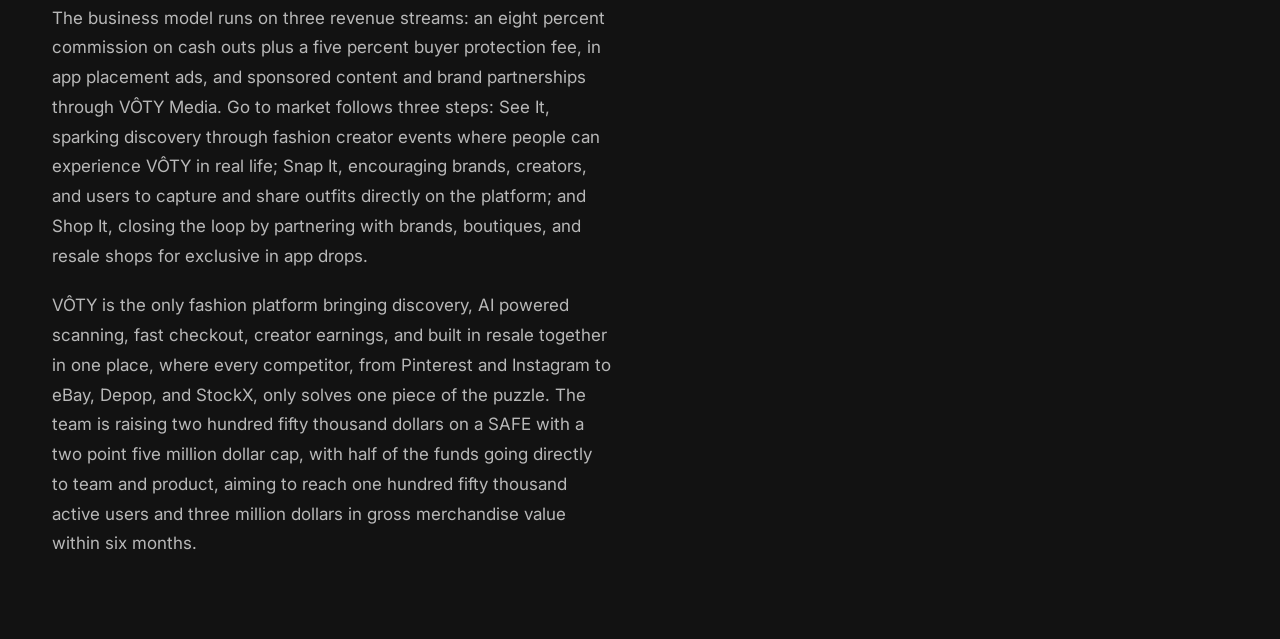
<file: tulane.html>
<!DOCTYPE HTML>
<html>
	<head>
		<title>Tulane | David Jimson</title>
		<meta charset="utf-8" />
		<meta name="viewport" content="width=device-width, initial-scale=1, user-scalable=no" />
		<link rel="stylesheet" href="assets/css/main.css" />
		<style>
			.project-container {
				max-width: 800px;
				margin: 0 auto;
				padding: 3rem 1.5rem;
			}
			.project-back-link {
				display: inline-block;
				margin-bottom: 1.5rem;
			}
			.project-gallery {
				display: flex;
				overflow-x: auto;
				scroll-snap-type: x mandatory;
				gap: 1rem;
				margin: 1.5rem 0;
				padding-bottom: 0.5rem;
			}
			.project-gallery img {
				flex: 0 0 80%;
				scroll-snap-align: center;
				border-radius: 4px;
				object-fit: cover;
			}
		</style>
	<link rel="preconnect" href="https://fonts.googleapis.com">
<link href="https://fonts.googleapis.com/css2?family=Fraunces:ital,opsz,wght@0,9..144,400;0,9..144,600;0,9..144,900;1,9..144,600;1,9..144,900&family=Inter:wght@400;500;600&display=swap" rel="stylesheet">
<link rel="stylesheet" href="assets/css/theme.css">
</head>
	<body class="is-preload">

	<div class="editorial-container" style="max-width:1240px;margin:0 auto;padding:0 32px">

		<div style="padding-top:28px">
			<a href="index.html#two" style="font:500 12px/1.4 'Inter',sans-serif;color:var(--text-dim);letter-spacing:.02em;text-decoration:none">&larr; Back to Portfolio</a>
		</div>

		<div style="margin-top:24px">
			<div class="editorial-hero-title" style="font:italic 900 56px/1.05 'Fraunces',serif;letter-spacing:-.01em;color:var(--text)">Tulane</div>
			<div class="editorial-hero-subtitle" style="margin-top:14px;font:500 11px/1.5 'Inter',sans-serif;letter-spacing:.08em;text-transform:uppercase;color:var(--text-dimmer)">Venture Challenge · 2026</div>
		</div>

		<div style="position:relative;padding-bottom:56.25%;height:0;overflow:hidden;border-radius:4px;margin:32px 0 0">
			<iframe src="https://www.youtube.com/embed/ZeJheLAmgFw" style="position:absolute;top:0;left:0;width:100%;height:100%;border:0" allow="accelerometer; autoplay; clipboard-write; encrypted-media; gyroscope; picture-in-picture" allowfullscreen></iframe>
		</div>

		<div class="editorial-grid" style="display:grid;grid-template-columns:1fr 1fr;gap:56px;padding:56px 0 80px">
			<div>
				<p style="font:400 17px/1.75 'Inter',sans-serif;color:var(--text-dim);margin:0 0 20px">The way people discover and shop for fashion changes constantly, but the platforms built to support that behavior have not kept up. In a one trillion dollar online fashion market, someone finds an item on TikTok or Instagram, then has to jump between comment sections, resale apps, and shopping sites just to track it down. Most people give up somewhere in that process.</p>
				<p style="font:400 17px/1.75 'Inter',sans-serif;color:var(--text-dim);margin:0 0 20px">VÔTY turns any moment into a shoppable experience. See an outfit, snap a photo, and instantly discover, personalize, and buy it, all inside one app. The platform is powered by VÔTY AI, an agent that scans and tags items for one tap checkout, personalizes every recommendation based on real behavior, and is powered by a community of creators and brands posting shoppable looks, strengthening the feedback loop with every interaction.</p>
				<p style="font:400 17px/1.75 'Inter',sans-serif;color:var(--text-dim);margin:0 0 20px">After pivoting from a streetwear marketplace into a full app, VÔTY reached forty thousand total users, twenty thousand dollars in brand revenue, an average of over one hundred thousand monthly social views, and built a waitlist of over one thousand people ahead of launch. The opportunity is enormous: a one trillion dollar global fashion commerce market, a two hundred seventy two billion dollar U.S. online fashion segment, and an immediately reachable four billion dollar slice made up of Gen Z and Millennial shoppers.</p>
				<p style="font:400 17px/1.75 'Inter',sans-serif;color:var(--text-dim);margin:0 0 20px">The business model runs on three revenue streams: an eight percent commission on cash outs plus a five percent buyer protection fee, in app placement ads, and sponsored content and brand partnerships through VÔTY Media. Go to market follows three steps: See It, sparking discovery through fashion creator events where people can experience VÔTY in real life; Snap It, encouraging brands, creators, and users to capture and share outfits directly on the platform; and Shop It, closing the loop by partnering with brands, boutiques, and resale shops for exclusive in app drops.</p>
				<p style="font:400 17px/1.75 'Inter',sans-serif;color:var(--text-dim);margin:0">VÔTY is the only fashion platform bringing discovery, AI powered scanning, fast checkout, creator earnings, and built in resale together in one place, where every competitor, from Pinterest and Instagram to eBay, Depop, and StockX, only solves one piece of the puzzle. The team is raising two hundred fifty thousand dollars on a SAFE with a two point five million dollar cap, with half of the funds going directly to team and product, aiming to reach one hundred fifty thousand active users and three million dollars in gross merchandise value within six months.</p>
			</div>
			<div>
				<div style="border-left:3px solid var(--accent);padding-left:24px">
					<div style="font:italic 600 30px/1.3 'Fraunces',serif;color:var(--accent-light)">Pitched a $250,000 raise on a SAFE.<br>$2.5M valuation cap.<br>Goal: $3M GMV in 6 months.</div>
				</div>
			</div>
		</div>

	</div>

		<script src="assets/js/jquery.min.js"></script>
		<script src="assets/js/jquery.poptrox.min.js"></script>
		<script src="assets/js/browser.min.js"></script>
		<script src="assets/js/breakpoints.min.js"></script>
		<script src="assets/js/util.js"></script>
		<script src="assets/js/main.js"></script>

	<script src="assets/js/theme-toggle.js"></script>
</body>
</html>
</file>
<file: assets/css/theme.css>
:root {
  --bg: #121212;
  --bg-alt: #0c0c0c;
  --surface: #1a1a1a;
  --text: #f2f0ec;
  --text-dim: rgba(255,255,255,0.7);
  --text-dimmer: rgba(255,255,255,0.5);
  --border: rgba(255,255,255,0.08);
  --accent: oklch(0.55 0.18 260);
  --accent-light: oklch(0.68 0.15 260);
}

html[data-theme="light"] {
  --bg: #efece6;
  --bg-alt: #e5e1d8;
  --surface: #ffffff;
  --text: #1a1a1a;
  --text-dim: rgba(0,0,0,0.65);
  --text-dimmer: rgba(0,0,0,0.5);
  --border: rgba(0,0,0,0.1);
  --accent: oklch(0.5 0.18 260);
  --accent-light: oklch(0.4 0.18 260);
}

body {
  background: var(--bg) !important;
  color: var(--text) !important;
  font-family: 'Inter', sans-serif;
  transition: background 0.3s ease, color 0.3s ease;
}

h1, h2, h3, h4 {
  font-family: 'Fraunces', serif !important;
  color: var(--text) !important;
}

a { color: var(--accent) !important; }
a:hover { color: var(--accent-light) !important; }

#header, #footer, #main, section, .project-container {
  background: transparent !important;
}

p, li {
  color: var(--text-dim) !important;
}

.button {
  border-color: var(--accent) !important;
  color: var(--text) !important;
  background: transparent !important;
}
.button:hover {
  background: var(--accent) !important;
  color: var(--bg) !important;
}

.theme-toggle {
  position: fixed;
  top: 20px;
  right: 20px;
  z-index: 1000;
  width: 52px;
  height: 28px;
  border-radius: 14px;
  background: var(--surface);
  border: 1px solid var(--border);
  cursor: pointer;
  display: flex;
  align-items: center;
  padding: 2px;
  transition: background 0.3s ease;
}
.theme-toggle-knob {
  width: 22px;
  height: 22px;
  border-radius: 50%;
  background: var(--accent);
  transition: transform 0.3s ease;
}
html[data-theme="light"] .theme-toggle-knob {
  transform: translateX(24px);
}

/* Responsive editorial layout */
html, body {
  overflow-x: hidden;
}
.editorial-hero-title {
  overflow-wrap: break-word;
}
@media (max-width: 760px) {
  .editorial-hero-title {
    font-size: clamp(32px, 9vw, 76px) !important;
    line-height: 1.05 !important;
  }
  .editorial-hero-subtitle {
    font-size: clamp(10px, 2.5vw, 11px) !important;
  }
  .editorial-container {
    padding-left: 20px !important;
    padding-right: 20px !important;
  }
  .editorial-gallery-tile {
    width: 70vw !important;
    max-width: 260px !important;
  }
  .editorial-grid {
    grid-template-columns: 1fr !important;
    gap: 32px !important;
    padding-left: 20px !important;
    padding-right: 20px !important;
  }
  .editorial-hero {
    height: 420px !important;
  }
}

#header > .inner { text-align: center; }
#header .image.avatar { display: block; margin: 0 auto 1em; cursor: zoom-in; }
</file>
<file: assets/css/main.css>
@import url("fontawesome-all.min.css");
@import url("https://fonts.googleapis.com/css?family=Source+Sans+Pro:400,400italic");

/*
	Strata by HTML5 UP
	html5up.net | @ajlkn
	Free for personal and commercial use under the CCA 3.0 license (html5up.net/license)
*/

html, body, div, span, applet, object,
iframe, h1, h2, h3, h4, h5, h6, p, blockquote,
pre, a, abbr, acronym, address, big, cite,
code, del, dfn, em, img, ins, kbd, q, s, samp,
small, strike, strong, sub, sup, tt, var, b,
u, i, center, dl, dt, dd, ol, ul, li, fieldset,
form, label, legend, table, caption, tbody,
tfoot, thead, tr, th, td, article, aside,
canvas, details, embed, figure, figcaption,
footer, header, hgroup, menu, nav, output, ruby,
section, summary, time, mark, audio, video {
	margin: 0;
	padding: 0;
	border: 0;
	font-size: 100%;
	font: inherit;
	vertical-align: baseline;}

article, aside, details, figcaption, figure,
footer, header, hgroup, menu, nav, section {
	display: block;}

body {
	line-height: 1;
}

ol, ul {
	list-style: none;
}

blockquote, q {
	quotes: none;
}

	blockquote:before, blockquote:after, q:before, q:after {
		content: '';
		content: none;
	}

table {
	border-collapse: collapse;
	border-spacing: 0;
}

body {
	-webkit-text-size-adjust: none;
}

mark {
	background-color: transparent;
	color: inherit;
}

input::-moz-focus-inner {
	border: 0;
	padding: 0;
}

input, select, textarea {
	-moz-appearance: none;
	-webkit-appearance: none;
	-ms-appearance: none;
	appearance: none;
}

/* Basic */

	html {
		box-sizing: border-box;
	}

	*, *:before, *:after {
		box-sizing: inherit;
	}

	body {
		background: #fff;
	}

		body.is-preload *, body.is-preload *:before, body.is-preload *:after {
			-moz-animation: none !important;
			-webkit-animation: none !important;
			-ms-animation: none !important;
			animation: none !important;
			-moz-transition: none !important;
			-webkit-transition: none !important;
			-ms-transition: none !important;
			transition: none !important;
		}

	body, input, select, textarea {
		color: #a2a2a2;
		font-family: "Source Sans Pro", Helvetica, sans-serif;
		font-size: 16pt;
		font-weight: 400;
		line-height: 1.75em;
	}

	a {
		-moz-transition: color 0.2s ease-in-out, border-color 0.2s ease-in-out;
		-webkit-transition: color 0.2s ease-in-out, border-color 0.2s ease-in-out;
		-ms-transition: color 0.2s ease-in-out, border-color 0.2s ease-in-out;
		transition: color 0.2s ease-in-out, border-color 0.2s ease-in-out;
		border-bottom: dotted 1px;
		color: #49bf9d;
		text-decoration: none;
	}

		a:hover {
			border-bottom-color: transparent;
			color: #49bf9d !important;
			text-decoration: none;
		}

	strong, b {
		color: #787878;
		font-weight: 400;
	}

	em, i {
		font-style: italic;
	}

	p {
		margin: 0 0 2em 0;
	}

	h1, h2, h3, h4, h5, h6 {
		color: #787878;
		font-weight: 400;
		line-height: 1em;
		margin: 0 0 1em 0;
	}

		h1 a, h2 a, h3 a, h4 a, h5 a, h6 a {
			color: inherit;
			text-decoration: none;
		}

	h1 {
		font-size: 2em;
		line-height: 1.5em;
	}

	h2 {
		font-size: 1.5em;
		line-height: 1.5em;
	}

	h3 {
		font-size: 1.25em;
		line-height: 1.5em;
	}

	h4 {
		font-size: 1.1em;
		line-height: 1.5em;
	}

	h5 {
		font-size: 0.9em;
		line-height: 1.5em;
	}

	h6 {
		font-size: 0.7em;
		line-height: 1.5em;
	}

	sub {
		font-size: 0.8em;
		position: relative;
		top: 0.5em;
	}

	sup {
		font-size: 0.8em;
		position: relative;
		top: -0.5em;
	}

	hr {
		border: 0;
		border-bottom: solid 2px #efefef;
		margin: 2em 0;
	}

		hr.major {
			margin: 3em 0;
		}

	blockquote {
		border-left: solid 6px #efefef;
		font-style: italic;
		margin: 0 0 2em 0;
		padding: 0.5em 0 0.5em 1.5em;
	}

	code {
		background: #f7f7f7;
		border-radius: 0.35em;
		border: solid 2px #efefef;
		font-family: "Courier New", monospace;
		font-size: 0.9em;
		margin: 0 0.25em;
		padding: 0.25em 0.65em;
	}

	pre {
		-webkit-overflow-scrolling: touch;
		font-family: "Courier New", monospace;
		font-size: 0.9em;
		margin: 0 0 2em 0;
	}

		pre code {
			display: block;
			line-height: 1.75em;
			padding: 1em 1.5em;
			overflow-x: auto;
		}

	.align-left {
		text-align: left;
	}

	.align-center {
		text-align: center;
	}

	.align-right {
		text-align: right;
	}

/* Container */

	.container {
		margin: 0 auto;
		max-width: calc(100% - 4em);
		width: 100%;
	}

		.container.xsmall {
			width: 25%;
		}

		.container.small {
			width: 50%;
		}

		.container.medium {
			width: 75%;
		}

		.container.large {
			width: 125%;
		}

		.container.xlarge {
			width: 150%;
		}

		.container.max {
			width: 100%;
		}

		@media screen and (max-width: 980px) {

			.container {
				width: 100% !important;
				max-width: 100% !important;
			}

		}

		@media screen and (max-width: 480px) {

			.container {
				max-width: calc(100% - 3em);
			}

		}

/* Row */

	.row {
		display: flex;
		flex-wrap: wrap;
		box-sizing: border-box;
		align-items: stretch;
	}

		.row > * {
			box-sizing: border-box;
		}

		.row.gtr-uniform > * > :last-child {
			margin-bottom: 0;
		}

		.row.aln-left {
			justify-content: flex-start;
		}

		.row.aln-center {
			justify-content: center;
		}

		.row.aln-right {
			justify-content: flex-end;
		}

		.row.aln-top {
			align-items: flex-start;
		}

		.row.aln-middle {
			align-items: center;
		}

		.row.aln-bottom {
			align-items: flex-end;
		}

		.row > .imp {
			order: -1;
		}

		.row > .col-1 {
			width: 8.33333%;
		}

		.row > .off-1 {
			margin-left: 8.33333%;
		}

		.row > .col-2 {
			width: 16.66667%;
		}

		.row > .off-2 {
			margin-left: 16.66667%;
		}

		.row > .col-3 {
			width: 25%;
		}

		.row > .off-3 {
			margin-left: 25%;
		}

		.row > .col-4 {
			width: 33.33333%;
		}

		.row > .off-4 {
			margin-left: 33.33333%;
		}

		.row > .col-5 {
			width: 41.66667%;
		}

		.row > .off-5 {
			margin-left: 41.66667%;
		}

		.row > .col-6 {
			width: 50%;
		}

		.row > .off-6 {
			margin-left: 50%;
		}

		.row > .col-7 {
			width: 58.33333%;
		}

		.row > .off-7 {
			margin-left: 58.33333%;
		}

		.row > .col-8 {
			width: 66.66667%;
		}

		.row > .off-8 {
			margin-left: 66.66667%;
		}

		.row > .col-9 {
			width: 75%;
		}

		.row > .off-9 {
			margin-left: 75%;
		}

		.row > .col-10 {
			width: 83.33333%;
		}

		.row > .off-10 {
			margin-left: 83.33333%;
		}

		.row > .col-11 {
			width: 91.66667%;
		}

		.row > .off-11 {
			margin-left: 91.66667%;
		}

		.row > .col-12 {
			width: 100%;
		}

		.row > .off-12 {
			margin-left: 100%;
		}

		.row.gtr-0 {
			margin-top: 0;
			margin-left: 0em;
		}

			.row.gtr-0 > * {
				padding: 0 0 0 0em;
			}

			.row.gtr-0.gtr-uniform {
				margin-top: 0em;
			}

				.row.gtr-0.gtr-uniform > * {
					padding-top: 0em;
				}

		.row.gtr-25 {
			margin-top: 0;
			margin-left: -0.625em;
		}

			.row.gtr-25 > * {
				padding: 0 0 0 0.625em;
			}

			.row.gtr-25.gtr-uniform {
				margin-top: -0.625em;
			}

				.row.gtr-25.gtr-uniform > * {
					padding-top: 0.625em;
				}

		.row.gtr-50 {
			margin-top: 0;
			margin-left: -1.25em;
		}

			.row.gtr-50 > * {
				padding: 0 0 0 1.25em;
			}

			.row.gtr-50.gtr-uniform {
				margin-top: -1.25em;
			}

				.row.gtr-50.gtr-uniform > * {
					padding-top: 1.25em;
				}

		.row {
			margin-top: 0;
			margin-left: -2.5em;
		}

			.row > * {
				padding: 0 0 0 2.5em;
			}

			.row.gtr-uniform {
				margin-top: -2.5em;
			}

				.row.gtr-uniform > * {
					padding-top: 2.5em;
				}

		.row.gtr-150 {
			margin-top: 0;
			margin-left: -3.75em;
		}

			.row.gtr-150 > * {
				padding: 0 0 0 3.75em;
			}

			.row.gtr-150.gtr-uniform {
				margin-top: -3.75em;
			}

				.row.gtr-150.gtr-uniform > * {
					padding-top: 3.75em;
				}

		.row.gtr-200 {
			margin-top: 0;
			margin-left: -5em;
		}

			.row.gtr-200 > * {
				padding: 0 0 0 5em;
			}

			.row.gtr-200.gtr-uniform {
				margin-top: -5em;
			}

				.row.gtr-200.gtr-uniform > * {
					padding-top: 5em;
				}

		@media screen and (max-width: 1800px) {

			.row {
				display: flex;
				flex-wrap: wrap;
				box-sizing: border-box;
				align-items: stretch;
			}

				.row > * {
					box-sizing: border-box;
				}

				.row.gtr-uniform > * > :last-child {
					margin-bottom: 0;
				}

				.row.aln-left {
					justify-content: flex-start;
				}

				.row.aln-center {
					justify-content: center;
				}

				.row.aln-right {
					justify-content: flex-end;
				}

				.row.aln-top {
					align-items: flex-start;
				}

				.row.aln-middle {
					align-items: center;
				}

				.row.aln-bottom {
					align-items: flex-end;
				}

				.row > .imp-xlarge {
					order: -1;
				}

				.row > .col-1-xlarge {
					width: 8.33333%;
				}

				.row > .off-1-xlarge {
					margin-left: 8.33333%;
				}

				.row > .col-2-xlarge {
					width: 16.66667%;
				}

				.row > .off-2-xlarge {
					margin-left: 16.66667%;
				}

				.row > .col-3-xlarge {
					width: 25%;
				}

				.row > .off-3-xlarge {
					margin-left: 25%;
				}

				.row > .col-4-xlarge {
					width: 33.33333%;
				}

				.row > .off-4-xlarge {
					margin-left: 33.33333%;
				}

				.row > .col-5-xlarge {
					width: 41.66667%;
				}

				.row > .off-5-xlarge {
					margin-left: 41.66667%;
				}

				.row > .col-6-xlarge {
					width: 50%;
				}

				.row > .off-6-xlarge {
					margin-left: 50%;
				}

				.row > .col-7-xlarge {
					width: 58.33333%;
				}

				.row > .off-7-xlarge {
					margin-left: 58.33333%;
				}

				.row > .col-8-xlarge {
					width: 66.66667%;
				}

				.row > .off-8-xlarge {
					margin-left: 66.66667%;
				}

				.row > .col-9-xlarge {
					width: 75%;
				}

				.row > .off-9-xlarge {
					margin-left: 75%;
				}

				.row > .col-10-xlarge {
					width: 83.33333%;
				}

				.row > .off-10-xlarge {
					margin-left: 83.33333%;
				}

				.row > .col-11-xlarge {
					width: 91.66667%;
				}

				.row > .off-11-xlarge {
					margin-left: 91.66667%;
				}

				.row > .col-12-xlarge {
					width: 100%;
				}

				.row > .off-12-xlarge {
					margin-left: 100%;
				}

				.row.gtr-0 {
					margin-top: 0;
					margin-left: 0em;
				}

					.row.gtr-0 > * {
						padding: 0 0 0 0em;
					}

					.row.gtr-0.gtr-uniform {
						margin-top: 0em;
					}

						.row.gtr-0.gtr-uniform > * {
							padding-top: 0em;
						}

				.row.gtr-25 {
					margin-top: 0;
					margin-left: -0.625em;
				}

					.row.gtr-25 > * {
						padding: 0 0 0 0.625em;
					}

					.row.gtr-25.gtr-uniform {
						margin-top: -0.625em;
					}

						.row.gtr-25.gtr-uniform > * {
							padding-top: 0.625em;
						}

				.row.gtr-50 {
					margin-top: 0;
					margin-left: -1.25em;
				}

					.row.gtr-50 > * {
						padding: 0 0 0 1.25em;
					}

					.row.gtr-50.gtr-uniform {
						margin-top: -1.25em;
					}

						.row.gtr-50.gtr-uniform > * {
							padding-top: 1.25em;
						}

				.row {
					margin-top: 0;
					margin-left: -2.5em;
				}

					.row > * {
						padding: 0 0 0 2.5em;
					}

					.row.gtr-uniform {
						margin-top: -2.5em;
					}

						.row.gtr-uniform > * {
							padding-top: 2.5em;
						}

				.row.gtr-150 {
					margin-top: 0;
					margin-left: -3.75em;
				}

					.row.gtr-150 > * {
						padding: 0 0 0 3.75em;
					}

					.row.gtr-150.gtr-uniform {
						margin-top: -3.75em;
					}

						.row.gtr-150.gtr-uniform > * {
							padding-top: 3.75em;
						}

				.row.gtr-200 {
					margin-top: 0;
					margin-left: -5em;
				}

					.row.gtr-200 > * {
						padding: 0 0 0 5em;
					}

					.row.gtr-200.gtr-uniform {
						margin-top: -5em;
					}

						.row.gtr-200.gtr-uniform > * {
							padding-top: 5em;
						}

		}

		@media screen and (max-width: 1280px) {

			.row {
				display: flex;
				flex-wrap: wrap;
				box-sizing: border-box;
				align-items: stretch;
			}

				.row > * {
					box-sizing: border-box;
				}

				.row.gtr-uniform > * > :last-child {
					margin-bottom: 0;
				}

				.row.aln-left {
					justify-content: flex-start;
				}

				.row.aln-center {
					justify-content: center;
				}

				.row.aln-right {
					justify-content: flex-end;
				}

				.row.aln-top {
					align-items: flex-start;
				}

				.row.aln-middle {
					align-items: center;
				}

				.row.aln-bottom {
					align-items: flex-end;
				}

				.row > .imp-large {
					order: -1;
				}

				.row > .col-1-large {
					width: 8.33333%;
				}

				.row > .off-1-large {
					margin-left: 8.33333%;
				}

				.row > .col-2-large {
					width: 16.66667%;
				}

				.row > .off-2-large {
					margin-left: 16.66667%;
				}

				.row > .col-3-large {
					width: 25%;
				}

				.row > .off-3-large {
					margin-left: 25%;
				}

				.row > .col-4-large {
					width: 33.33333%;
				}

				.row > .off-4-large {
					margin-left: 33.33333%;
				}

				.row > .col-5-large {
					width: 41.66667%;
				}

				.row > .off-5-large {
					margin-left: 41.66667%;
				}

				.row > .col-6-large {
					width: 50%;
				}

				.row > .off-6-large {
					margin-left: 50%;
				}

				.row > .col-7-large {
					width: 58.33333%;
				}

				.row > .off-7-large {
					margin-left: 58.33333%;
				}

				.row > .col-8-large {
					width: 66.66667%;
				}

				.row > .off-8-large {
					margin-left: 66.66667%;
				}

				.row > .col-9-large {
					width: 75%;
				}

				.row > .off-9-large {
					margin-left: 75%;
				}

				.row > .col-10-large {
					width: 83.33333%;
				}

				.row > .off-10-large {
					margin-left: 83.33333%;
				}

				.row > .col-11-large {
					width: 91.66667%;
				}

				.row > .off-11-large {
					margin-left: 91.66667%;
				}

				.row > .col-12-large {
					width: 100%;
				}

				.row > .off-12-large {
					margin-left: 100%;
				}

				.row.gtr-0 {
					margin-top: 0;
					margin-left: 0em;
				}

					.row.gtr-0 > * {
						padding: 0 0 0 0em;
					}

					.row.gtr-0.gtr-uniform {
						margin-top: 0em;
					}

						.row.gtr-0.gtr-uniform > * {
							padding-top: 0em;
						}

				.row.gtr-25 {
					margin-top: 0;
					margin-left: -0.5em;
				}

					.row.gtr-25 > * {
						padding: 0 0 0 0.5em;
					}

					.row.gtr-25.gtr-uniform {
						margin-top: -0.5em;
					}

						.row.gtr-25.gtr-uniform > * {
							padding-top: 0.5em;
						}

				.row.gtr-50 {
					margin-top: 0;
					margin-left: -1em;
				}

					.row.gtr-50 > * {
						padding: 0 0 0 1em;
					}

					.row.gtr-50.gtr-uniform {
						margin-top: -1em;
					}

						.row.gtr-50.gtr-uniform > * {
							padding-top: 1em;
						}

				.row {
					margin-top: 0;
					margin-left: -2em;
				}

					.row > * {
						padding: 0 0 0 2em;
					}

					.row.gtr-uniform {
						margin-top: -2em;
					}

						.row.gtr-uniform > * {
							padding-top: 2em;
						}

				.row.gtr-150 {
					margin-top: 0;
					margin-left: -3em;
				}

					.row.gtr-150 > * {
						padding: 0 0 0 3em;
					}

					.row.gtr-150.gtr-uniform {
						margin-top: -3em;
					}

						.row.gtr-150.gtr-uniform > * {
							padding-top: 3em;
						}

				.row.gtr-200 {
					margin-top: 0;
					margin-left: -4em;
				}

					.row.gtr-200 > * {
						padding: 0 0 0 4em;
					}

					.row.gtr-200.gtr-uniform {
						margin-top: -4em;
					}

						.row.gtr-200.gtr-uniform > * {
							padding-top: 4em;
						}

		}

		@media screen and (max-width: 980px) {

			.row {
				display: flex;
				flex-wrap: wrap;
				box-sizing: border-box;
				align-items: stretch;
			}

				.row > * {
					box-sizing: border-box;
				}

				.row.gtr-uniform > * > :last-child {
					margin-bottom: 0;
				}

				.row.aln-left {
					justify-content: flex-start;
				}

				.row.aln-center {
					justify-content: center;
				}

				.row.aln-right {
					justify-content: flex-end;
				}

				.row.aln-top {
					align-items: flex-start;
				}

				.row.aln-middle {
					align-items: center;
				}

				.row.aln-bottom {
					align-items: flex-end;
				}

				.row > .imp-medium {
					order: -1;
				}

				.row > .col-1-medium {
					width: 8.33333%;
				}

				.row > .off-1-medium {
					margin-left: 8.33333%;
				}

				.row > .col-2-medium {
					width: 16.66667%;
				}

				.row > .off-2-medium {
					margin-left: 16.66667%;
				}

				.row > .col-3-medium {
					width: 25%;
				}

				.row > .off-3-medium {
					margin-left: 25%;
				}

				.row > .col-4-medium {
					width: 33.33333%;
				}

				.row > .off-4-medium {
					margin-left: 33.33333%;
				}

				.row > .col-5-medium {
					width: 41.66667%;
				}

				.row > .off-5-medium {
					margin-left: 41.66667%;
				}

				.row > .col-6-medium {
					width: 50%;
				}

				.row > .off-6-medium {
					margin-left: 50%;
				}

				.row > .col-7-medium {
					width: 58.33333%;
				}

				.row > .off-7-medium {
					margin-left: 58.33333%;
				}

				.row > .col-8-medium {
					width: 66.66667%;
				}

				.row > .off-8-medium {
					margin-left: 66.66667%;
				}

				.row > .col-9-medium {
					width: 75%;
				}

				.row > .off-9-medium {
					margin-left: 75%;
				}

				.row > .col-10-medium {
					width: 83.33333%;
				}

				.row > .off-10-medium {
					margin-left: 83.33333%;
				}

				.row > .col-11-medium {
					width: 91.66667%;
				}

				.row > .off-11-medium {
					margin-left: 91.66667%;
				}

				.row > .col-12-medium {
					width: 100%;
				}

				.row > .off-12-medium {
					margin-left: 100%;
				}

				.row.gtr-0 {
					margin-top: 0;
					margin-left: 0em;
				}

					.row.gtr-0 > * {
						padding: 0 0 0 0em;
					}

					.row.gtr-0.gtr-uniform {
						margin-top: 0em;
					}

						.row.gtr-0.gtr-uniform > * {
							padding-top: 0em;
						}

				.row.gtr-25 {
					margin-top: 0;
					margin-left: -0.5em;
				}

					.row.gtr-25 > * {
						padding: 0 0 0 0.5em;
					}

					.row.gtr-25.gtr-uniform {
						margin-top: -0.5em;
					}

						.row.gtr-25.gtr-uniform > * {
							padding-top: 0.5em;
						}

				.row.gtr-50 {
					margin-top: 0;
					margin-left: -1em;
				}

					.row.gtr-50 > * {
						padding: 0 0 0 1em;
					}

					.row.gtr-50.gtr-uniform {
						margin-top: -1em;
					}

						.row.gtr-50.gtr-uniform > * {
							padding-top: 1em;
						}

				.row {
					margin-top: 0;
					margin-left: -2em;
				}

					.row > * {
						padding: 0 0 0 2em;
					}

					.row.gtr-uniform {
						margin-top: -2em;
					}

						.row.gtr-uniform > * {
							padding-top: 2em;
						}

				.row.gtr-150 {
					margin-top: 0;
					margin-left: -3em;
				}

					.row.gtr-150 > * {
						padding: 0 0 0 3em;
					}

					.row.gtr-150.gtr-uniform {
						margin-top: -3em;
					}

						.row.gtr-150.gtr-uniform > * {
							padding-top: 3em;
						}

				.row.gtr-200 {
					margin-top: 0;
					margin-left: -4em;
				}

					.row.gtr-200 > * {
						padding: 0 0 0 4em;
					}

					.row.gtr-200.gtr-uniform {
						margin-top: -4em;
					}

						.row.gtr-200.gtr-uniform > * {
							padding-top: 4em;
						}

		}

		@media screen and (max-width: 736px) {

			.row {
				display: flex;
				flex-wrap: wrap;
				box-sizing: border-box;
				align-items: stretch;
			}

				.row > * {
					box-sizing: border-box;
				}

				.row.gtr-uniform > * > :last-child {
					margin-bottom: 0;
				}

				.row.aln-left {
					justify-content: flex-start;
				}

				.row.aln-center {
					justify-content: center;
				}

				.row.aln-right {
					justify-content: flex-end;
				}

				.row.aln-top {
					align-items: flex-start;
				}

				.row.aln-middle {
					align-items: center;
				}

				.row.aln-bottom {
					align-items: flex-end;
				}

				.row > .imp-small {
					order: -1;
				}

				.row > .col-1-small {
					width: 8.33333%;
				}

				.row > .off-1-small {
					margin-left: 8.33333%;
				}

				.row > .col-2-small {
					width: 16.66667%;
				}

				.row > .off-2-small {
					margin-left: 16.66667%;
				}

				.row > .col-3-small {
					width: 25%;
				}

				.row > .off-3-small {
					margin-left: 25%;
				}

				.row > .col-4-small {
					width: 33.33333%;
				}

				.row > .off-4-small {
					margin-left: 33.33333%;
				}

				.row > .col-5-small {
					width: 41.66667%;
				}

				.row > .off-5-small {
					margin-left: 41.66667%;
				}

				.row > .col-6-small {
					width: 50%;
				}

				.row > .off-6-small {
					margin-left: 50%;
				}

				.row > .col-7-small {
					width: 58.33333%;
				}

				.row > .off-7-small {
					margin-left: 58.33333%;
				}

				.row > .col-8-small {
					width: 66.66667%;
				}

				.row > .off-8-small {
					margin-left: 66.66667%;
				}

				.row > .col-9-small {
					width: 75%;
				}

				.row > .off-9-small {
					margin-left: 75%;
				}

				.row > .col-10-small {
					width: 83.33333%;
				}

				.row > .off-10-small {
					margin-left: 83.33333%;
				}

				.row > .col-11-small {
					width: 91.66667%;
				}

				.row > .off-11-small {
					margin-left: 91.66667%;
				}

				.row > .col-12-small {
					width: 100%;
				}

				.row > .off-12-small {
					margin-left: 100%;
				}

				.row.gtr-0 {
					margin-top: 0;
					margin-left: 0em;
				}

					.row.gtr-0 > * {
						padding: 0 0 0 0em;
					}

					.row.gtr-0.gtr-uniform {
						margin-top: 0em;
					}

						.row.gtr-0.gtr-uniform > * {
							padding-top: 0em;
						}

				.row.gtr-25 {
					margin-top: 0;
					margin-left: -0.375em;
				}

					.row.gtr-25 > * {
						padding: 0 0 0 0.375em;
					}

					.row.gtr-25.gtr-uniform {
						margin-top: -0.375em;
					}

						.row.gtr-25.gtr-uniform > * {
							padding-top: 0.375em;
						}

				.row.gtr-50 {
					margin-top: 0;
					margin-left: -0.75em;
				}

					.row.gtr-50 > * {
						padding: 0 0 0 0.75em;
					}

					.row.gtr-50.gtr-uniform {
						margin-top: -0.75em;
					}

						.row.gtr-50.gtr-uniform > * {
							padding-top: 0.75em;
						}

				.row {
					margin-top: 0;
					margin-left: -1.5em;
				}

					.row > * {
						padding: 0 0 0 1.5em;
					}

					.row.gtr-uniform {
						margin-top: -1.5em;
					}

						.row.gtr-uniform > * {
							padding-top: 1.5em;
						}

				.row.gtr-150 {
					margin-top: 0;
					margin-left: -2.25em;
				}

					.row.gtr-150 > * {
						padding: 0 0 0 2.25em;
					}

					.row.gtr-150.gtr-uniform {
						margin-top: -2.25em;
					}

						.row.gtr-150.gtr-uniform > * {
							padding-top: 2.25em;
						}

				.row.gtr-200 {
					margin-top: 0;
					margin-left: -3em;
				}

					.row.gtr-200 > * {
						padding: 0 0 0 3em;
					}

					.row.gtr-200.gtr-uniform {
						margin-top: -3em;
					}

						.row.gtr-200.gtr-uniform > * {
							padding-top: 3em;
						}

		}

		@media screen and (max-width: 480px) {

			.row {
				display: flex;
				flex-wrap: wrap;
				box-sizing: border-box;
				align-items: stretch;
			}

				.row > * {
					box-sizing: border-box;
				}

				.row.gtr-uniform > * > :last-child {
					margin-bottom: 0;
				}

				.row.aln-left {
					justify-content: flex-start;
				}

				.row.aln-center {
					justify-content: center;
				}

				.row.aln-right {
					justify-content: flex-end;
				}

				.row.aln-top {
					align-items: flex-start;
				}

				.row.aln-middle {
					align-items: center;
				}

				.row.aln-bottom {
					align-items: flex-end;
				}

				.row > .imp-xsmall {
					order: -1;
				}

				.row > .col-1-xsmall {
					width: 8.33333%;
				}

				.row > .off-1-xsmall {
					margin-left: 8.33333%;
				}

				.row > .col-2-xsmall {
					width: 16.66667%;
				}

				.row > .off-2-xsmall {
					margin-left: 16.66667%;
				}

				.row > .col-3-xsmall {
					width: 25%;
				}

				.row > .off-3-xsmall {
					margin-left: 25%;
				}

				.row > .col-4-xsmall {
					width: 33.33333%;
				}

				.row > .off-4-xsmall {
					margin-left: 33.33333%;
				}

				.row > .col-5-xsmall {
					width: 41.66667%;
				}

				.row > .off-5-xsmall {
					margin-left: 41.66667%;
				}

				.row > .col-6-xsmall {
					width: 50%;
				}

				.row > .off-6-xsmall {
					margin-left: 50%;
				}

				.row > .col-7-xsmall {
					width: 58.33333%;
				}

				.row > .off-7-xsmall {
					margin-left: 58.33333%;
				}

				.row > .col-8-xsmall {
					width: 66.66667%;
				}

				.row > .off-8-xsmall {
					margin-left: 66.66667%;
				}

				.row > .col-9-xsmall {
					width: 75%;
				}

				.row > .off-9-xsmall {
					margin-left: 75%;
				}

				.row > .col-10-xsmall {
					width: 83.33333%;
				}

				.row > .off-10-xsmall {
					margin-left: 83.33333%;
				}

				.row > .col-11-xsmall {
					width: 91.66667%;
				}

				.row > .off-11-xsmall {
					margin-left: 91.66667%;
				}

				.row > .col-12-xsmall {
					width: 100%;
				}

				.row > .off-12-xsmall {
					margin-left: 100%;
				}

				.row.gtr-0 {
					margin-top: 0;
					margin-left: 0em;
				}

					.row.gtr-0 > * {
						padding: 0 0 0 0em;
					}

					.row.gtr-0.gtr-uniform {
						margin-top: 0em;
					}

						.row.gtr-0.gtr-uniform > * {
							padding-top: 0em;
						}

				.row.gtr-25 {
					margin-top: 0;
					margin-left: -0.375em;
				}

					.row.gtr-25 > * {
						padding: 0 0 0 0.375em;
					}

					.row.gtr-25.gtr-uniform {
						margin-top: -0.375em;
					}

						.row.gtr-25.gtr-uniform > * {
							padding-top: 0.375em;
						}

				.row.gtr-50 {
					margin-top: 0;
					margin-left: -0.75em;
				}

					.row.gtr-50 > * {
						padding: 0 0 0 0.75em;
					}

					.row.gtr-50.gtr-uniform {
						margin-top: -0.75em;
					}

						.row.gtr-50.gtr-uniform > * {
							padding-top: 0.75em;
						}

				.row {
					margin-top: 0;
					margin-left: -1.5em;
				}

					.row > * {
						padding: 0 0 0 1.5em;
					}

					.row.gtr-uniform {
						margin-top: -1.5em;
					}

						.row.gtr-uniform > * {
							padding-top: 1.5em;
						}

				.row.gtr-150 {
					margin-top: 0;
					margin-left: -2.25em;
				}

					.row.gtr-150 > * {
						padding: 0 0 0 2.25em;
					}

					.row.gtr-150.gtr-uniform {
						margin-top: -2.25em;
					}

						.row.gtr-150.gtr-uniform > * {
							padding-top: 2.25em;
						}

				.row.gtr-200 {
					margin-top: 0;
					margin-left: -3em;
				}

					.row.gtr-200 > * {
						padding: 0 0 0 3em;
					}

					.row.gtr-200.gtr-uniform {
						margin-top: -3em;
					}

						.row.gtr-200.gtr-uniform > * {
							padding-top: 3em;
						}

		}

/* Section/Article */

	section.special, article.special {
		text-align: center;
	}

	header p {
		color: #b2b2b2;
		position: relative;
		margin: 0 0 1.5em 0;
	}

	header h2 + p {
		font-size: 1.25em;
		margin-top: -1em;
		line-height: 1.5em;
	}

	header h3 + p {
		font-size: 1.1em;
		margin-top: -0.8em;
		line-height: 1.5em;
	}

	header h4 + p,
	header h5 + p,
	header h6 + p {
		font-size: 0.9em;
		margin-top: -0.6em;
		line-height: 1.5em;
	}

	header.major h2 {
		font-size: 2em;
	}

/* Form */

	form {
		margin: 0 0 2em 0;
	}

	label {
		color: #787878;
		display: block;
		font-size: 0.9em;
		font-weight: 400;
		margin: 0 0 1em 0;
	}

	input[type="text"],
	input[type="password"],
	input[type="email"],
	select,
	textarea {
		-moz-appearance: none;
		-webkit-appearance: none;
		-ms-appearance: none;
		appearance: none;
		background: #f7f7f7;
		border-radius: 0.35em;
		border: solid 2px transparent;
		color: inherit;
		display: block;
		outline: 0;
		padding: 0 0.75em;
		text-decoration: none;
		width: 100%;
	}

		input[type="text"]:invalid,
		input[type="password"]:invalid,
		input[type="email"]:invalid,
		select:invalid,
		textarea:invalid {
			box-shadow: none;
		}

		input[type="text"]:focus,
		input[type="password"]:focus,
		input[type="email"]:focus,
		select:focus,
		textarea:focus {
			border-color: #49bf9d;
		}

	select {
		background-image: url("data:image/svg+xml;charset=utf8,%3Csvg xmlns='http://www.w3.org/2000/svg' width='40' height='40' preserveAspectRatio='none' viewBox='0 0 40 40'%3E%3Cpath d='M9.4,12.3l10.4,10.4l10.4-10.4c0.2-0.2,0.5-0.4,0.9-0.4c0.3,0,0.6,0.1,0.9,0.4l3.3,3.3c0.2,0.2,0.4,0.5,0.4,0.9 c0,0.4-0.1,0.6-0.4,0.9L20.7,31.9c-0.2,0.2-0.5,0.4-0.9,0.4c-0.3,0-0.6-0.1-0.9-0.4L4.3,17.3c-0.2-0.2-0.4-0.5-0.4-0.9 c0-0.4,0.1-0.6,0.4-0.9l3.3-3.3c0.2-0.2,0.5-0.4,0.9-0.4S9.1,12.1,9.4,12.3z' fill='%23dfdfdf' /%3E%3C/svg%3E");
		background-size: 1.25rem;
		background-repeat: no-repeat;
		background-position: calc(100% - 1rem) center;
		height: 2.75em;
		padding-right: 2.75em;
		text-overflow: ellipsis;
	}

		select option {
			color: #787878;
			background: #fff;
		}

		select:focus::-ms-value {
			background-color: transparent;
		}

		select::-ms-expand {
			display: none;
		}

	input[type="text"],
	input[type="password"],
	input[type="email"],
	select {
		height: 2.75em;
	}

	textarea {
		padding: 0.75em;
	}

	input[type="checkbox"],
	input[type="radio"] {
		-moz-appearance: none;
		-webkit-appearance: none;
		-ms-appearance: none;
		appearance: none;
		display: block;
		float: left;
		margin-right: -2em;
		opacity: 0;
		width: 1em;
		z-index: -1;
	}

		input[type="checkbox"] + label,
		input[type="radio"] + label {
			text-decoration: none;
			color: #a2a2a2;
			cursor: pointer;
			display: inline-block;
			font-size: 1em;
			font-weight: 400;
			padding-left: 2.4em;
			padding-right: 0.75em;
			position: relative;
		}

			input[type="checkbox"] + label:before,
			input[type="radio"] + label:before {
				-moz-osx-font-smoothing: grayscale;
				-webkit-font-smoothing: antialiased;
				display: inline-block;
				font-style: normal;
				font-variant: normal;
				text-rendering: auto;
				line-height: 1;
				text-transform: none !important;
				font-family: 'Font Awesome 5 Free';
				font-weight: 900;
			}

			input[type="checkbox"] + label:before,
			input[type="radio"] + label:before {
				background: #f7f7f7;
				border-radius: 0.35em;
				border: solid 2px transparent;
				content: '';
				display: inline-block;
				font-size: 0.8em;
				height: 2.0625em;
				left: 0;
				line-height: 1.85625em;
				position: absolute;
				text-align: center;
				top: 0;
				width: 2.0625em;
			}

		input[type="checkbox"]:checked + label:before,
		input[type="radio"]:checked + label:before {
			background: #787878;
			border-color: #787878;
			color: #fff;
			content: '\f00c';
		}

		input[type="checkbox"]:focus + label:before,
		input[type="radio"]:focus + label:before {
			border-color: #49bf9d;
		}

	input[type="checkbox"] + label:before {
		border-radius: 0.35em;
	}

	input[type="radio"] + label:before {
		border-radius: 100%;
	}

	::-webkit-input-placeholder {
		color: #b2b2b2 !important;
		opacity: 1.0;
	}

	:-moz-placeholder {
		color: #b2b2b2 !important;
		opacity: 1.0;
	}

	::-moz-placeholder {
		color: #b2b2b2 !important;
		opacity: 1.0;
	}

	:-ms-input-placeholder {
		color: #b2b2b2 !important;
		opacity: 1.0;
	}

/* Box */

	.box {
		border-radius: 0.35em;
		border: solid 2px #efefef;
		margin-bottom: 2em;
		padding: 1.5em;
	}

		.box > :last-child,
		.box > :last-child > :last-child,
		.box > :last-child > :last-child > :last-child {
			margin-bottom: 0;
		}

		.box.alt {
			border: 0;
			border-radius: 0;
			padding: 0;
		}

/* Icon */

	.icon {
		text-decoration: none;
		border-bottom: none;
		position: relative;
	}

		.icon:before {
			-moz-osx-font-smoothing: grayscale;
			-webkit-font-smoothing: antialiased;
			display: inline-block;
			font-style: normal;
			font-variant: normal;
			text-rendering: auto;
			line-height: 1;
			text-transform: none !important;
			font-family: 'Font Awesome 5 Free';
			font-weight: 400;
		}

		.icon > .label {
			display: none;
		}

		.icon:before {
			line-height: inherit;
		}

		.icon.solid:before {
			font-weight: 900;
		}

		.icon.brands:before {
			font-family: 'Font Awesome 5 Brands';
		}

/* Image */

	.image {
		border-radius: 0.35em;
		border: 0;
		display: inline-block;
		position: relative;
	}

		.image:before {
			-moz-transition: opacity 0.2s ease-in-out;
			-webkit-transition: opacity 0.2s ease-in-out;
			-ms-transition: opacity 0.2s ease-in-out;
			transition: opacity 0.2s ease-in-out;
			background: url("images/overlay.png");
			border-radius: 0.35em;
			content: '';
			display: block;
			height: 100%;
			left: 0;
			opacity: 0.5;
			position: absolute;
			top: 0;
			width: 100%;
		}

		.image.thumb {
			text-align: center;
		}

			.image.thumb:after {
				-moz-transition: opacity 0.2s ease-in-out;
				-webkit-transition: opacity 0.2s ease-in-out;
				-ms-transition: opacity 0.2s ease-in-out;
				transition: opacity 0.2s ease-in-out;
				border-radius: 0.35em;
				border: solid 3px rgba(255, 255, 255, 0.5);
				color: #fff;
				content: 'View';
				display: inline-block;
				font-size: 0.8em;
				font-weight: 400;
				left: 50%;
				line-height: 2.25em;
				margin: -1.25em 0 0 -3em;
				opacity: 0;
				padding: 0 1.5em;
				position: absolute;
				text-align: center;
				text-decoration: none;
				top: 50%;
				white-space: nowrap;
			}

			.image.thumb:hover:after {
				opacity: 1.0;
			}

			.image.thumb:hover:before {
				background: url("images/overlay.png"), url("images/overlay.png");
				opacity: 1.0;
			}

		.image img {
			border-radius: 0.35em;
			display: block;
		}

		.image.left {
			float: left;
			margin: 0 1.5em 1em 0;
			top: 0.25em;
		}

		.image.right {
			float: right;
			margin: 0 0 1em 1.5em;
			top: 0.25em;
		}

		.image.left, .image.right {
			max-width: 40%;
		}

			.image.left img, .image.right img {
				width: 100%;
			}

		.image.fit {
			display: block;
			margin: 0 0 2em 0;
			width: 100%;
		}

			.image.fit img {
				width: 100%;
			}

		.image.avatar {
			border-radius: 100%;
		}

			.image.avatar:before {
				display: none;
			}

			.image.avatar img {
				border-radius: 100%;
				width: 100%;
			}

/* List */

	ol {
		list-style: decimal;
		margin: 0 0 2em 0;
		padding-left: 1.25em;
	}

		ol li {
			padding-left: 0.25em;
		}

	ul {
		list-style: disc;
		margin: 0 0 2em 0;
		padding-left: 1em;
	}

		ul li {
			padding-left: 0.5em;
		}

		ul.alt {
			list-style: none;
			padding-left: 0;
		}

			ul.alt li {
				border-top: solid 2px #efefef;
				padding: 0.5em 0;
			}

				ul.alt li:first-child {
					border-top: 0;
					padding-top: 0;
				}

	dl {
		margin: 0 0 2em 0;
	}

/* Icons */

	ul.icons {
		cursor: default;
		list-style: none;
		padding-left: 0;
	}

		ul.icons li {
			display: inline-block;
			padding: 0 1em 0 0;
		}

			ul.icons li:last-child {
				padding-right: 0;
			}

			ul.icons li .icon:before {
				font-size: 1.5em;
			}

/* Labeled Icons */

	ul.labeled-icons {
		list-style: none;
		padding: 0;
	}

		ul.labeled-icons li {
			line-height: 1.75em;
			margin: 1.5em 0 0 0;
			padding-left: 2.25em;
			position: relative;
		}

			ul.labeled-icons li:first-child {
				margin-top: 0;
			}

			ul.labeled-icons li a {
				color: inherit;
			}

			ul.labeled-icons li h3 {
				color: #b2b2b2;
				left: 0;
				position: absolute;
				text-align: center;
				top: 0;
				width: 1em;
			}

/* Actions */

	ul.actions {
		display: -moz-flex;
		display: -webkit-flex;
		display: -ms-flex;
		display: flex;
		cursor: default;
		list-style: none;
		margin-left: -1em;
		padding-left: 0;
	}

		ul.actions li {
			padding: 0 0 0 1em;
			vertical-align: middle;
		}

		ul.actions.special {
			-moz-justify-content: center;
			-webkit-justify-content: center;
			-ms-justify-content: center;
			justify-content: center;
			width: 100%;
			margin-left: 0;
		}

			ul.actions.special li:first-child {
				padding-left: 0;
			}

		ul.actions.stacked {
			-moz-flex-direction: column;
			-webkit-flex-direction: column;
			-ms-flex-direction: column;
			flex-direction: column;
			margin-left: 0;
		}

			ul.actions.stacked li {
				padding: 1.3em 0 0 0;
			}

				ul.actions.stacked li:first-child {
					padding-top: 0;
				}

		ul.actions.fit {
			width: calc(100% + 1em);
		}

			ul.actions.fit li {
				-moz-flex-grow: 1;
				-webkit-flex-grow: 1;
				-ms-flex-grow: 1;
				flex-grow: 1;
				-moz-flex-shrink: 1;
				-webkit-flex-shrink: 1;
				-ms-flex-shrink: 1;
				flex-shrink: 1;
				width: 100%;
			}

				ul.actions.fit li > * {
					width: 100%;
				}

			ul.actions.fit.stacked {
				width: 100%;
			}

		@media screen and (max-width: 480px) {

			ul.actions:not(.fixed) {
				-moz-flex-direction: column;
				-webkit-flex-direction: column;
				-ms-flex-direction: column;
				flex-direction: column;
				margin-left: 0;
				width: 100% !important;
			}

				ul.actions:not(.fixed) li {
					-moz-flex-grow: 1;
					-webkit-flex-grow: 1;
					-ms-flex-grow: 1;
					flex-grow: 1;
					-moz-flex-shrink: 1;
					-webkit-flex-shrink: 1;
					-ms-flex-shrink: 1;
					flex-shrink: 1;
					padding: 1em 0 0 0;
					text-align: center;
					width: 100%;
				}

					ul.actions:not(.fixed) li > * {
						width: 100%;
					}

					ul.actions:not(.fixed) li:first-child {
						padding-top: 0;
					}

					ul.actions:not(.fixed) li input[type="submit"],
					ul.actions:not(.fixed) li input[type="reset"],
					ul.actions:not(.fixed) li input[type="button"],
					ul.actions:not(.fixed) li button,
					ul.actions:not(.fixed) li .button {
						width: 100%;
					}

						ul.actions:not(.fixed) li input[type="submit"].icon:before,
						ul.actions:not(.fixed) li input[type="reset"].icon:before,
						ul.actions:not(.fixed) li input[type="button"].icon:before,
						ul.actions:not(.fixed) li button.icon:before,
						ul.actions:not(.fixed) li .button.icon:before {
							margin-left: -0.5em;
						}

		}

/* Table */

	.table-wrapper {
		-webkit-overflow-scrolling: touch;
		overflow-x: auto;
	}

	table {
		margin: 0 0 2em 0;
		width: 100%;
	}

		table tbody tr {
			border: solid 1px #efefef;
			border-left: 0;
			border-right: 0;
		}

			table tbody tr:nth-child(2n + 1) {
				background-color: #f7f7f7;
			}

		table td {
			padding: 0.75em 0.75em;
		}

		table th {
			color: #787878;
			font-size: 0.9em;
			font-weight: 400;
			padding: 0 0.75em 0.75em 0.75em;
			text-align: left;
		}

		table thead {
			border-bottom: solid 2px #efefef;
		}

		table tfoot {
			border-top: solid 2px #efefef;
		}

		table.alt {
			border-collapse: separate;
		}

			table.alt tbody tr td {
				border: solid 2px #efefef;
				border-left-width: 0;
				border-top-width: 0;
			}

				table.alt tbody tr td:first-child {
					border-left-width: 2px;
				}

			table.alt tbody tr:first-child td {
				border-top-width: 2px;
			}

			table.alt thead {
				border-bottom: 0;
			}

			table.alt tfoot {
				border-top: 0;
			}

/* Button */

	input[type="submit"],
	input[type="reset"],
	input[type="button"],
	.button {
		-moz-appearance: none;
		-webkit-appearance: none;
		-ms-appearance: none;
		appearance: none;
		-moz-transition: background-color 0.2s ease-in-out, color 0.2s ease-in-out, border-color 0.2s ease-in-out;
		-webkit-transition: background-color 0.2s ease-in-out, color 0.2s ease-in-out, border-color 0.2s ease-in-out;
		-ms-transition: background-color 0.2s ease-in-out, color 0.2s ease-in-out, border-color 0.2s ease-in-out;
		transition: background-color 0.2s ease-in-out, color 0.2s ease-in-out, border-color 0.2s ease-in-out;
		background-color: transparent;
		border-radius: 0.35em;
		border: solid 3px #efefef;
		color: #787878 !important;
		cursor: pointer;
		display: inline-block;
		font-weight: 400;
		height: 3.15em;
		height: calc(2.75em + 6px);
		line-height: 2.75em;
		min-width: 10em;
		padding: 0 1.5em;
		text-align: center;
		text-decoration: none;
		white-space: nowrap;
	}

		input[type="submit"]:hover,
		input[type="reset"]:hover,
		input[type="button"]:hover,
		.button:hover {
			border-color: #49bf9d;
			color: #49bf9d !important;
		}

		input[type="submit"]:active,
		input[type="reset"]:active,
		input[type="button"]:active,
		.button:active {
			background-color: rgba(73, 191, 157, 0.1);
			border-color: #49bf9d;
			color: #49bf9d !important;
		}

		input[type="submit"].icon,
		input[type="reset"].icon,
		input[type="button"].icon,
		.button.icon {
			padding-left: 1.35em;
		}

			input[type="submit"].icon:before,
			input[type="reset"].icon:before,
			input[type="button"].icon:before,
			.button.icon:before {
				margin-right: 0.5em;
			}

		input[type="submit"].fit,
		input[type="reset"].fit,
		input[type="button"].fit,
		.button.fit {
			min-width: 0;
			width: 100%;
		}

		input[type="submit"].small,
		input[type="reset"].small,
		input[type="button"].small,
		.button.small {
			font-size: 0.8em;
		}

		input[type="submit"].large,
		input[type="reset"].large,
		input[type="button"].large,
		.button.large {
			font-size: 1.35em;
		}

		input[type="submit"].primary,
		input[type="reset"].primary,
		input[type="button"].primary,
		.button.primary {
			background-color: #49bf9d;
			border-color: #49bf9d;
			color: #ffffff !important;
		}

			input[type="submit"].primary:hover,
			input[type="reset"].primary:hover,
			input[type="button"].primary:hover,
			.button.primary:hover {
				background-color: #5cc6a7;
				border-color: #5cc6a7;
			}

			input[type="submit"].primary:active,
			input[type="reset"].primary:active,
			input[type="button"].primary:active,
			.button.primary:active {
				background-color: #3eb08f;
				border-color: #3eb08f;
			}

		input[type="submit"].disabled, input[type="submit"]:disabled,
		input[type="reset"].disabled,
		input[type="reset"]:disabled,
		input[type="button"].disabled,
		input[type="button"]:disabled,
		.button.disabled,
		.button:disabled {
			background-color: #e7e7e7 !important;
			border-color: #e7e7e7 !important;
			color: #b2b2b2 !important;
			cursor: default;
		}

/* Work Item */

	.work-item {
		margin: 0 0 2em 0;
	}

		.work-item .image {
			margin: 0 0 1.5em 0;
		}

		.work-item h3 {
			font-size: 1em;
			margin: 0 0 0.5em 0;
		}

		.work-item p {
			font-size: 0.8em;
			line-height: 1.5em;
			margin: 0;
		}

/* Header */

	#header {
		display: -moz-flex;
		display: -webkit-flex;
		display: -ms-flex;
		display: flex;
		-moz-flex-direction: column;
		-webkit-flex-direction: column;
		-ms-flex-direction: column;
		flex-direction: column;
		-moz-align-items: -moz-flex-end;
		-webkit-align-items: -webkit-flex-end;
		-ms-align-items: -ms-flex-end;
		align-items: flex-end;
		-moz-justify-content: space-between;
		-webkit-justify-content: space-between;
		-ms-justify-content: space-between;
		justify-content: space-between;
		background-color: #1f1815;
		background-attachment: scroll,								scroll;
		background-image: url("images/overlay.png"), url("../../images/bg.jpg");
		background-position: top left,							top left;
		background-repeat: repeat,								no-repeat;
		background-size: auto,								150%;
		color: rgba(255, 255, 255, 0.5);
		height: 100%;
		left: 0;
		padding: 8em 4em;
		position: fixed;
		text-align: right;
		top: 0;
		width: 35%;
	}

		#header > * {
			-moz-flex-shrink: 0;
			-webkit-flex-shrink: 0;
			-ms-flex-shrink: 0;
			flex-shrink: 0;
			width: 100%;
		}

		#header > .inner {
			-moz-flex-grow: 1;
			-webkit-flex-grow: 1;
			-ms-flex-grow: 1;
			flex-grow: 1;
			margin: 0 0 2em 0;
		}

		#header strong, #header b {
			color: #ffffff;
		}

		#header h2, #header h3, #header h4, #header h5, #header h6 {
			color: #ffffff;
		}

		#header h1 {
			color: rgba(255, 255, 255, 0.5);
			font-size: 1.35em;
			line-height: 1.75em;
			margin: 0;
		}

		#header .image.avatar {
			margin: 0 0 1em 0;
			width: 6.25em;
		}

/* Footer */

	#footer .icons {
		margin: 1em 0 0 0;
	}

		#footer .icons a {
			color: rgba(255, 255, 255, 0.4);
		}

	#footer .copyright {
		color: rgba(255, 255, 255, 0.4);
		font-size: 0.8em;
		list-style: none;
		margin: 1em 0 0 0;
		padding: 0;
	}

		#footer .copyright li {
			border-left: solid 1px rgba(255, 255, 255, 0.25);
			display: inline-block;
			line-height: 1em;
			margin-left: 0.75em;
			padding-left: 0.75em;
		}

			#footer .copyright li:first-child {
				border-left: 0;
				margin-left: 0;
				padding-left: 0;
			}

			#footer .copyright li a {
				color: inherit;
			}

/* Main */

	#main {
		margin-left: 35%;
		max-width: 54em;
		padding: 8em 4em 4em 4em;
		width: calc(100% - 35%);
	}

		#main > section {
			border-top: solid 2px #efefef;
			margin: 4em 0 0 0;
			padding: 4em 0 0 0;
		}

			#main > section:first-child {
				border-top: 0;
				margin-top: 0;
				padding-top: 0;
			}

/* Poptrox */

	@-moz-keyframes spin {
		0% {
			-moz-transform: rotate(0deg);
			-webkit-transform: rotate(0deg);
			-ms-transform: rotate(0deg);
			transform: rotate(0deg);
		}

		100% {
			-moz-transform: rotate(360deg);
			-webkit-transform: rotate(360deg);
			-ms-transform: rotate(360deg);
			transform: rotate(360deg);
		}
	}

	@-webkit-keyframes spin {
		0% {
			-moz-transform: rotate(0deg);
			-webkit-transform: rotate(0deg);
			-ms-transform: rotate(0deg);
			transform: rotate(0deg);
		}

		100% {
			-moz-transform: rotate(360deg);
			-webkit-transform: rotate(360deg);
			-ms-transform: rotate(360deg);
			transform: rotate(360deg);
		}
	}

	@-ms-keyframes spin {
		0% {
			-moz-transform: rotate(0deg);
			-webkit-transform: rotate(0deg);
			-ms-transform: rotate(0deg);
			transform: rotate(0deg);
		}

		100% {
			-moz-transform: rotate(360deg);
			-webkit-transform: rotate(360deg);
			-ms-transform: rotate(360deg);
			transform: rotate(360deg);
		}
	}

	@keyframes spin {
		0% {
			-moz-transform: rotate(0deg);
			-webkit-transform: rotate(0deg);
			-ms-transform: rotate(0deg);
			transform: rotate(0deg);
		}

		100% {
			-moz-transform: rotate(360deg);
			-webkit-transform: rotate(360deg);
			-ms-transform: rotate(360deg);
			transform: rotate(360deg);
		}
	}

	.poptrox-popup {
		-moz-box-sizing: content-box;
		-webkit-box-sizing: content-box;
		-ms-box-sizing: content-box;
		box-sizing: content-box;
		-webkit-tap-highlight-color: rgba(255, 255, 255, 0);
		background: #fff;
		border-radius: 0.35em;
		box-shadow: 0 0.1em 0.15em 0 rgba(0, 0, 0, 0.15);
		overflow: hidden;
		padding-bottom: 3em;
	}

		.poptrox-popup .loader {
			text-decoration: none;
			-moz-animation: spin 1s linear infinite;
			-webkit-animation: spin 1s linear infinite;
			-ms-animation: spin 1s linear infinite;
			animation: spin 1s linear infinite;
			font-size: 1.5em;
			height: 1em;
			left: 50%;
			line-height: 1em;
			margin: -0.5em 0 0 -0.5em;
			position: absolute;
			top: 50%;
			width: 1em;
		}

			.poptrox-popup .loader:before {
				-moz-osx-font-smoothing: grayscale;
				-webkit-font-smoothing: antialiased;
				display: inline-block;
				font-style: normal;
				font-variant: normal;
				text-rendering: auto;
				line-height: 1;
				text-transform: none !important;
				font-family: 'Font Awesome 5 Free';
				font-weight: 900;
			}

			.poptrox-popup .loader:before {
				content: '\f1ce';
			}

		.poptrox-popup .caption {
			background: #fff;
			bottom: 0;
			cursor: default;
			font-size: 0.9em;
			height: 3em;
			left: 0;
			line-height: 2.8em;
			position: absolute;
			text-align: center;
			width: 100%;
			z-index: 1;
		}

		.poptrox-popup .nav-next,
		.poptrox-popup .nav-previous {
			text-decoration: none;
			-moz-transition: opacity 0.2s ease-in-out;
			-webkit-transition: opacity 0.2s ease-in-out;
			-ms-transition: opacity 0.2s ease-in-out;
			transition: opacity 0.2s ease-in-out;
			-webkit-tap-highlight-color: rgba(255, 255, 255, 0);
			background: rgba(0, 0, 0, 0.01);
			cursor: pointer;
			height: 100%;
			opacity: 0;
			position: absolute;
			top: 0;
			width: 50%;
		}

			.poptrox-popup .nav-next:before,
			.poptrox-popup .nav-previous:before {
				-moz-osx-font-smoothing: grayscale;
				-webkit-font-smoothing: antialiased;
				display: inline-block;
				font-style: normal;
				font-variant: normal;
				text-rendering: auto;
				line-height: 1;
				text-transform: none !important;
				font-family: 'Font Awesome 5 Free';
				font-weight: 900;
			}

			.poptrox-popup .nav-next:before,
			.poptrox-popup .nav-previous:before {
				color: #fff;
				font-size: 2.5em;
				height: 1em;
				line-height: 1em;
				margin-top: -0.75em;
				position: absolute;
				text-align: center;
				top: 50%;
				width: 1.5em;
			}

		.poptrox-popup .nav-next {
			right: 0;
		}

			.poptrox-popup .nav-next:before {
				content: '\f105';
				right: 0;
			}

		.poptrox-popup .nav-previous {
			left: 0;
		}

			.poptrox-popup .nav-previous:before {
				content: '\f104';
				left: 0;
			}

		.poptrox-popup .closer {
			text-decoration: none;
			-moz-transition: opacity 0.2s ease-in-out;
			-webkit-transition: opacity 0.2s ease-in-out;
			-ms-transition: opacity 0.2s ease-in-out;
			transition: opacity 0.2s ease-in-out;
			-webkit-tap-highlight-color: rgba(255, 255, 255, 0);
			color: #fff;
			height: 4em;
			line-height: 4em;
			opacity: 0;
			position: absolute;
			right: 0;
			text-align: center;
			top: 0;
			width: 4em;
			z-index: 2;
		}

			.poptrox-popup .closer:before {
				-moz-osx-font-smoothing: grayscale;
				-webkit-font-smoothing: antialiased;
				display: inline-block;
				font-style: normal;
				font-variant: normal;
				text-rendering: auto;
				line-height: 1;
				text-transform: none !important;
				font-family: 'Font Awesome 5 Free';
				font-weight: 900;
			}

			.poptrox-popup .closer:before {
				-moz-box-sizing: content-box;
				-webkit-box-sizing: content-box;
				-ms-box-sizing: content-box;
				box-sizing: content-box;
				border-radius: 100%;
				border: solid 3px rgba(255, 255, 255, 0.5);
				content: '\f00d';
				display: block;
				font-size: 1em;
				height: 1.75em;
				left: 50%;
				line-height: 1.75em;
				margin: -0.875em 0 0 -0.875em;
				position: absolute;
				top: 50%;
				width: 1.75em;
			}

		.poptrox-popup:hover .nav-next,
		.poptrox-popup:hover .nav-previous {
			opacity: 0.5;
		}

			.poptrox-popup:hover .nav-next:hover,
			.poptrox-popup:hover .nav-previous:hover {
				opacity: 1.0;
			}

		.poptrox-popup:hover .closer {
			opacity: 0.5;
		}

			.poptrox-popup:hover .closer:hover {
				opacity: 1.0;
			}

/* Touch */

	body.is-touch .image.thumb:before {
		opacity: 0.5 !important;
	}

	body.is-touch .image.thumb:after {
		display: none !important;
	}

	body.is-touch #header {
		background-attachment: scroll;
		background-size: auto, cover;
	}

	body.is-touch .poptrox-popup .nav-next,
	body.is-touch .poptrox-popup .nav-previous,
	body.is-touch .poptrox-popup .closer {
		opacity: 1.0 !important;
	}

/* XLarge */

	@media screen and (max-width: 1800px) {

		/* Basic */

			body, input, select, textarea {
				font-size: 12pt;
			}

	}

/* Large */

	@media screen and (max-width: 1280px) {

		/* Header */

			#header {
				padding: 6em 3em 3em 3em;
				width: 30%;
			}

				#header h1 {
					font-size: 1.25em;
				}

					#header h1 br {
						display: none;
					}

				#header > .inner {
					margin-bottom: 0;
				}

		/* Footer */

			#footer .copyright li {
				border-left-width: 0;
				display: block;
				line-height: 2.25em;
				margin-left: 0;
				padding-left: 0;
			}

		/* Main */

			#main {
				margin-left: 30%;
				max-width: none;
				padding: 6em 3em 3em 3em;
				width: calc(100% - 30%);
			}

	}

/* Medium */

	@media screen and (max-width: 980px) {

		/* Basic */

			h1 br, h2 br, h3 br, h4 br, h5 br, h6 br {
				display: none;
			}

		/* List */

			ul.icons li .icon {
				font-size: 1.25em;
			}

		/* Header */

			#header {
				background-attachment: scroll;
				background-position: top left, center center;
				background-size: auto,		cover;
				left: auto;
				padding: 6em 4em;
				position: relative;
				text-align: center;
				top: auto;
				width: 100%;
				display: block;
			}

				#header h1 {
					font-size: 1.75em;
				}

					#header h1 br {
						display: inline;
					}

		/* Footer */

			#footer {
				background-attachment: scroll;
				background-color: #1f1815;
				background-image: url("images/overlay.png"), url("../../images/bg.jpg");
				background-position: top left,						bottom center;
				background-repeat: repeat,							no-repeat;
				background-size: auto,							cover;
				bottom: auto;
				left: auto;
				padding: 4em 4em 6em 4em;
				position: relative;
				text-align: center;
				width: 100%;
			}

				#footer .icons {
					margin: 0 0 1em 0;
				}

				#footer .copyright {
					margin: 0 0 1em 0;
				}

					#footer .copyright li {
						border-left-width: 1px;
						display: inline-block;
						line-height: 1em;
						margin-left: 0.75em;
						padding-left: 0.75em;
					}

		/* Main */

			#main {
				margin: 0;
				padding: 6em 4em;
				width: 100%;
			}

	}

/* Small */

	@media screen and (max-width: 736px) {

		/* Basic */

			h1 {
				font-size: 1.5em;
			}

			h2 {
				font-size: 1.2em;
			}

			h3 {
				font-size: 1em;
			}

		/* Section/Article */

			section.special, article.special {
				text-align: center;
			}

			header.major h2 {
				font-size: 1.35em;
			}

		/* List */

			ul.labeled-icons li {
				padding-left: 2em;
			}

				ul.labeled-icons li h3 {
					line-height: 1.75em;
				}

		/* Header */

			#header {
				padding: 2.25em 1.5em;
			}

				#header h1 {
					font-size: 1.35em;
				}

		/* Footer */

			#footer {
				padding: 2.25em 1.5em;
			}

		/* Main */

			#main {
				padding: 2.25em 1.5em 0.25em 1.5em;
			}

				#main > section {
					margin: 2.25em 0 0 0;
					padding: 2.25em 0 0 0;
				}

		/* Poptrox */

			.poptrox-popup {
				border-radius: 0;
			}

				.poptrox-popup .nav-next:before,
				.poptrox-popup .nav-previous:before {
					margin-top: -1em;
				}

	}

/* XSmall */

	@media screen and (max-width: 480px) {

		/* Header */

			#header {
				padding: 4.5em 1.5em;
			}

				#header h1 br {
					display: none;
				}

		/* Footer */

			#footer .copyright li {
				border-left-width: 0;
				display: block;
				line-height: 2.25em;
				margin-left: 0;
				padding-left: 0;
			}

	}
</file>
